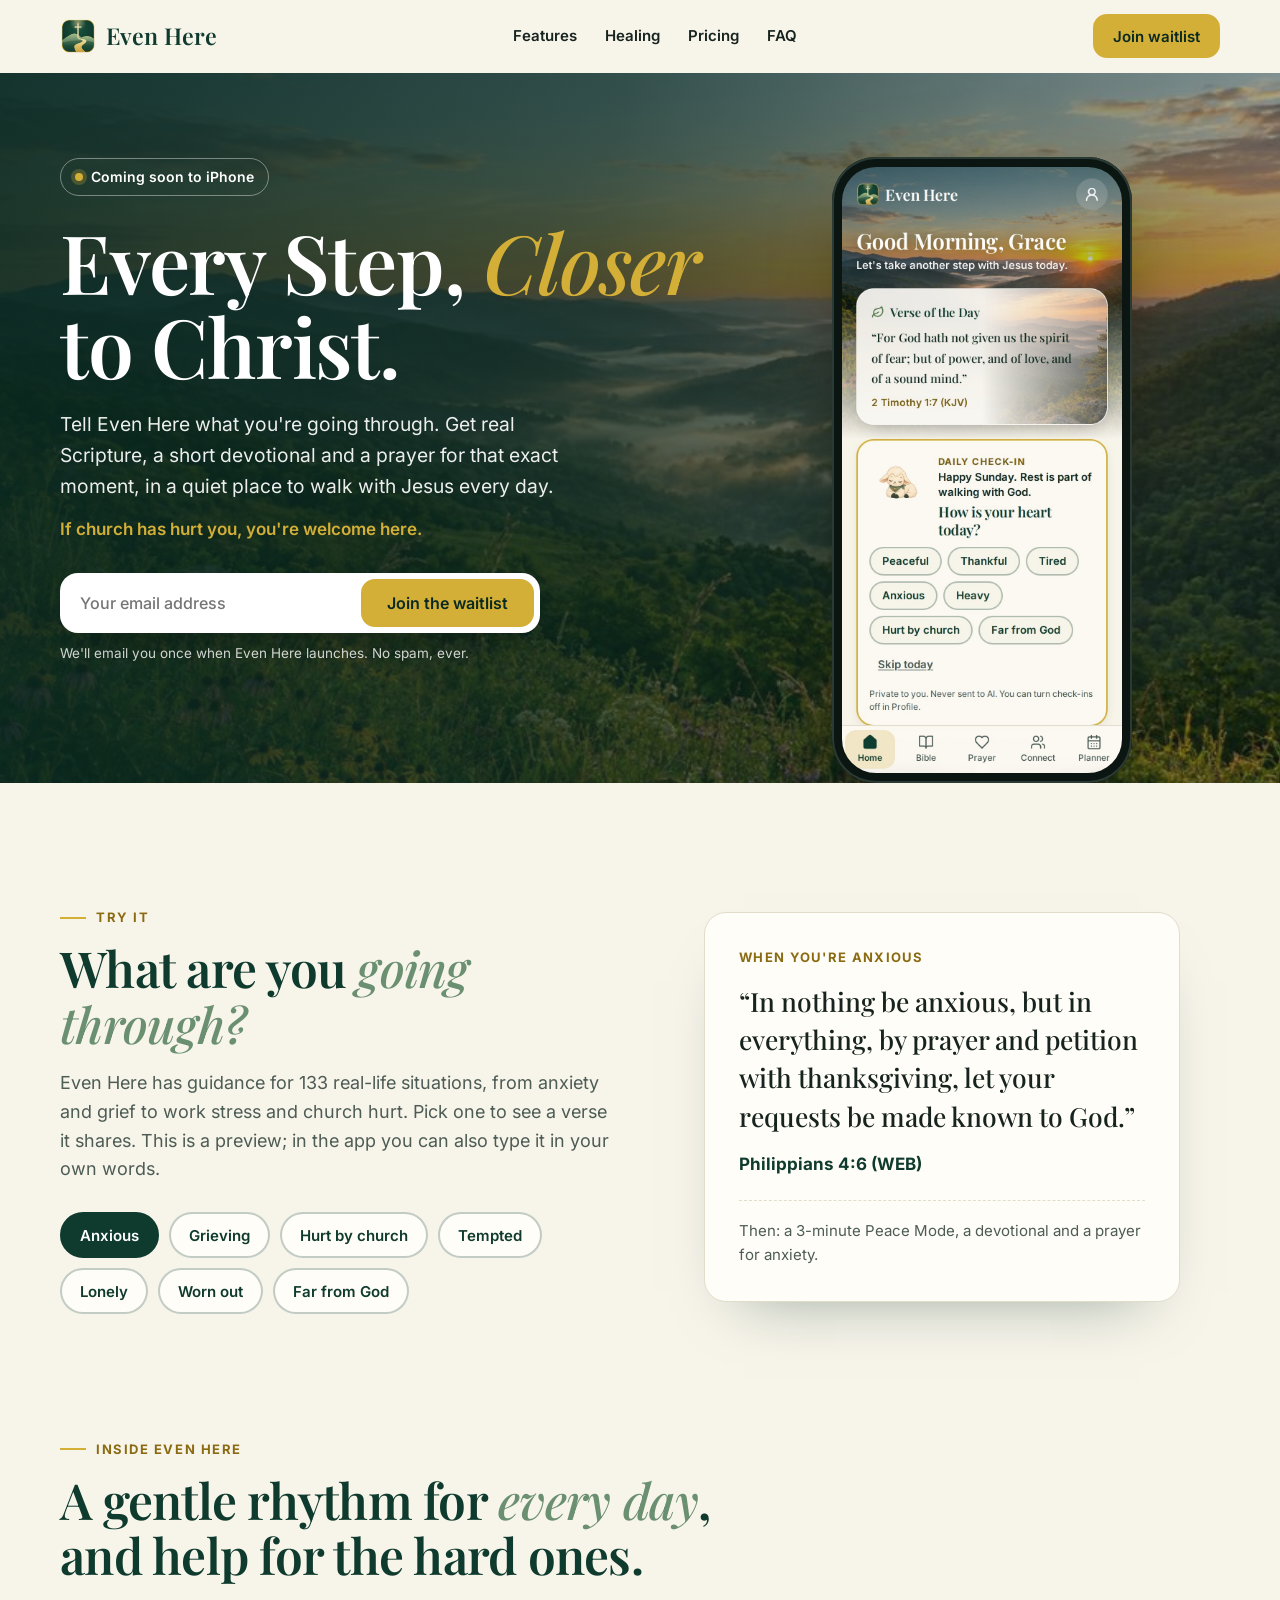
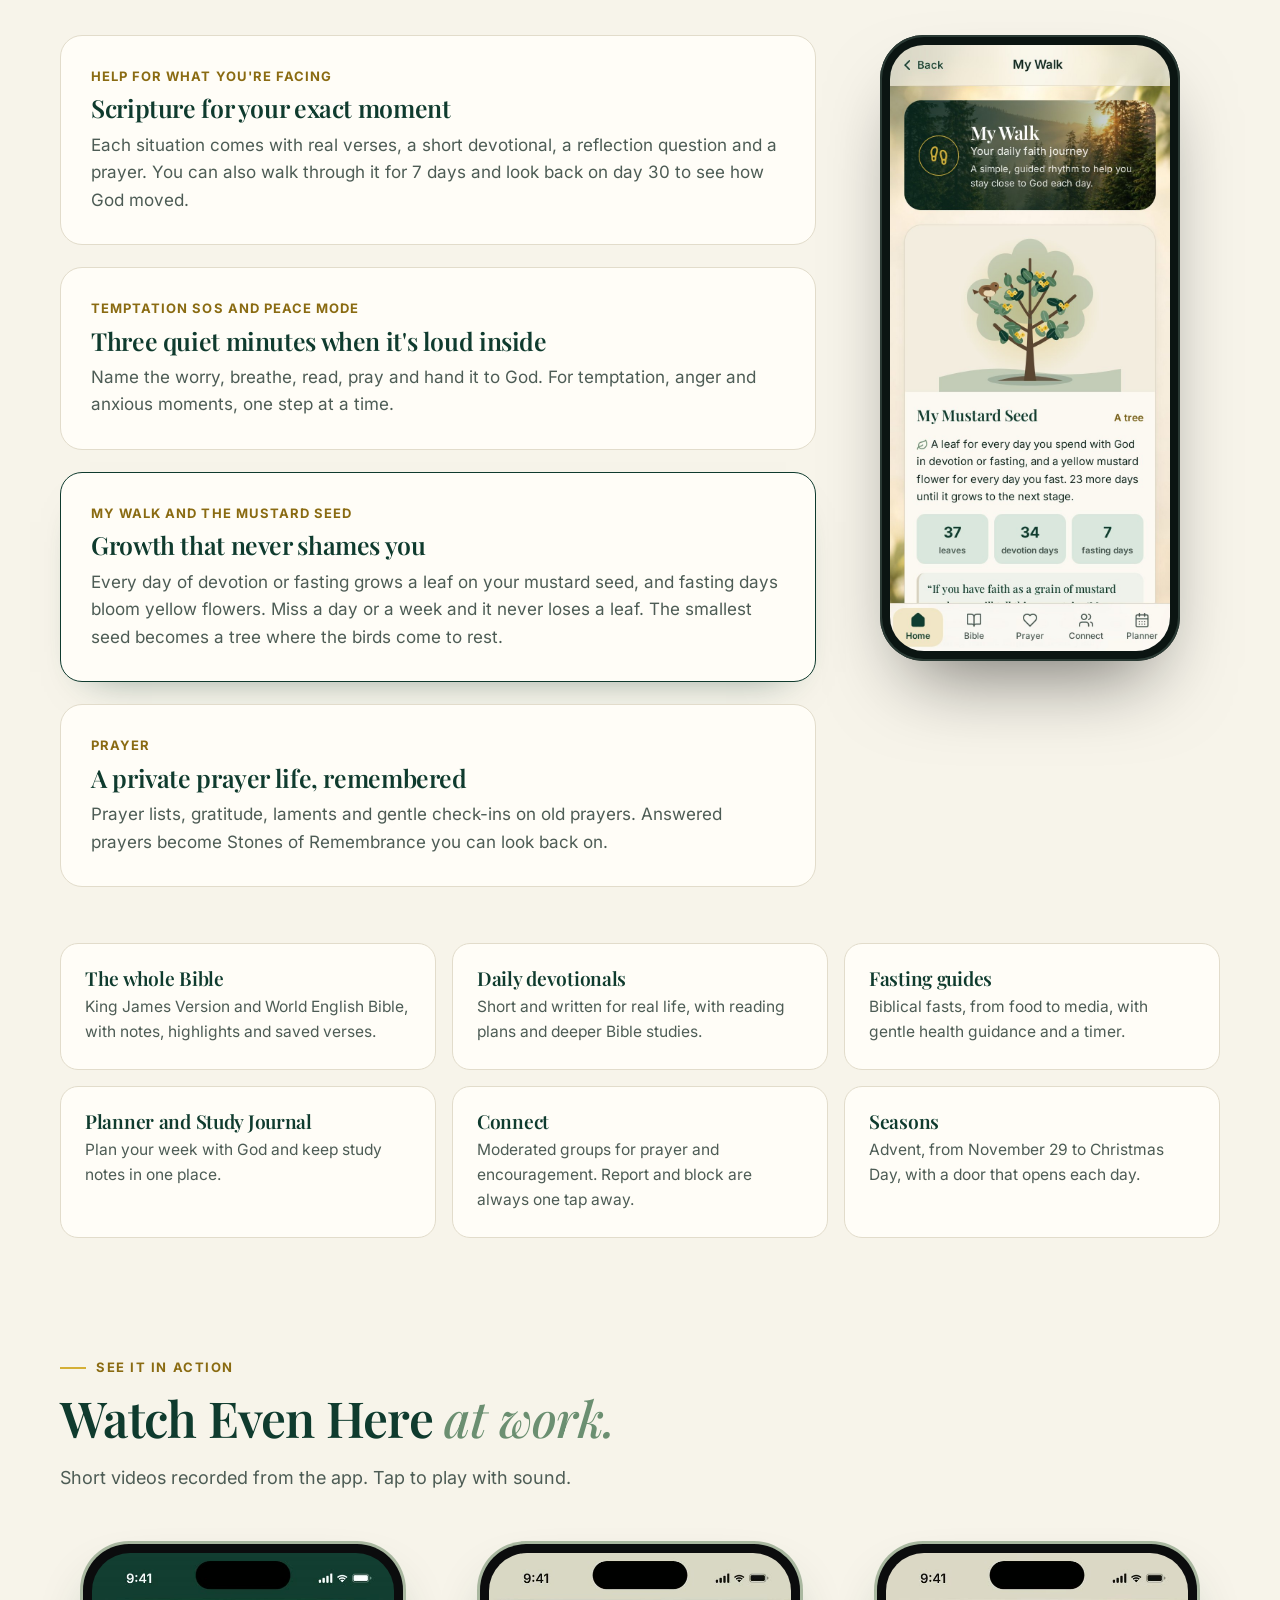
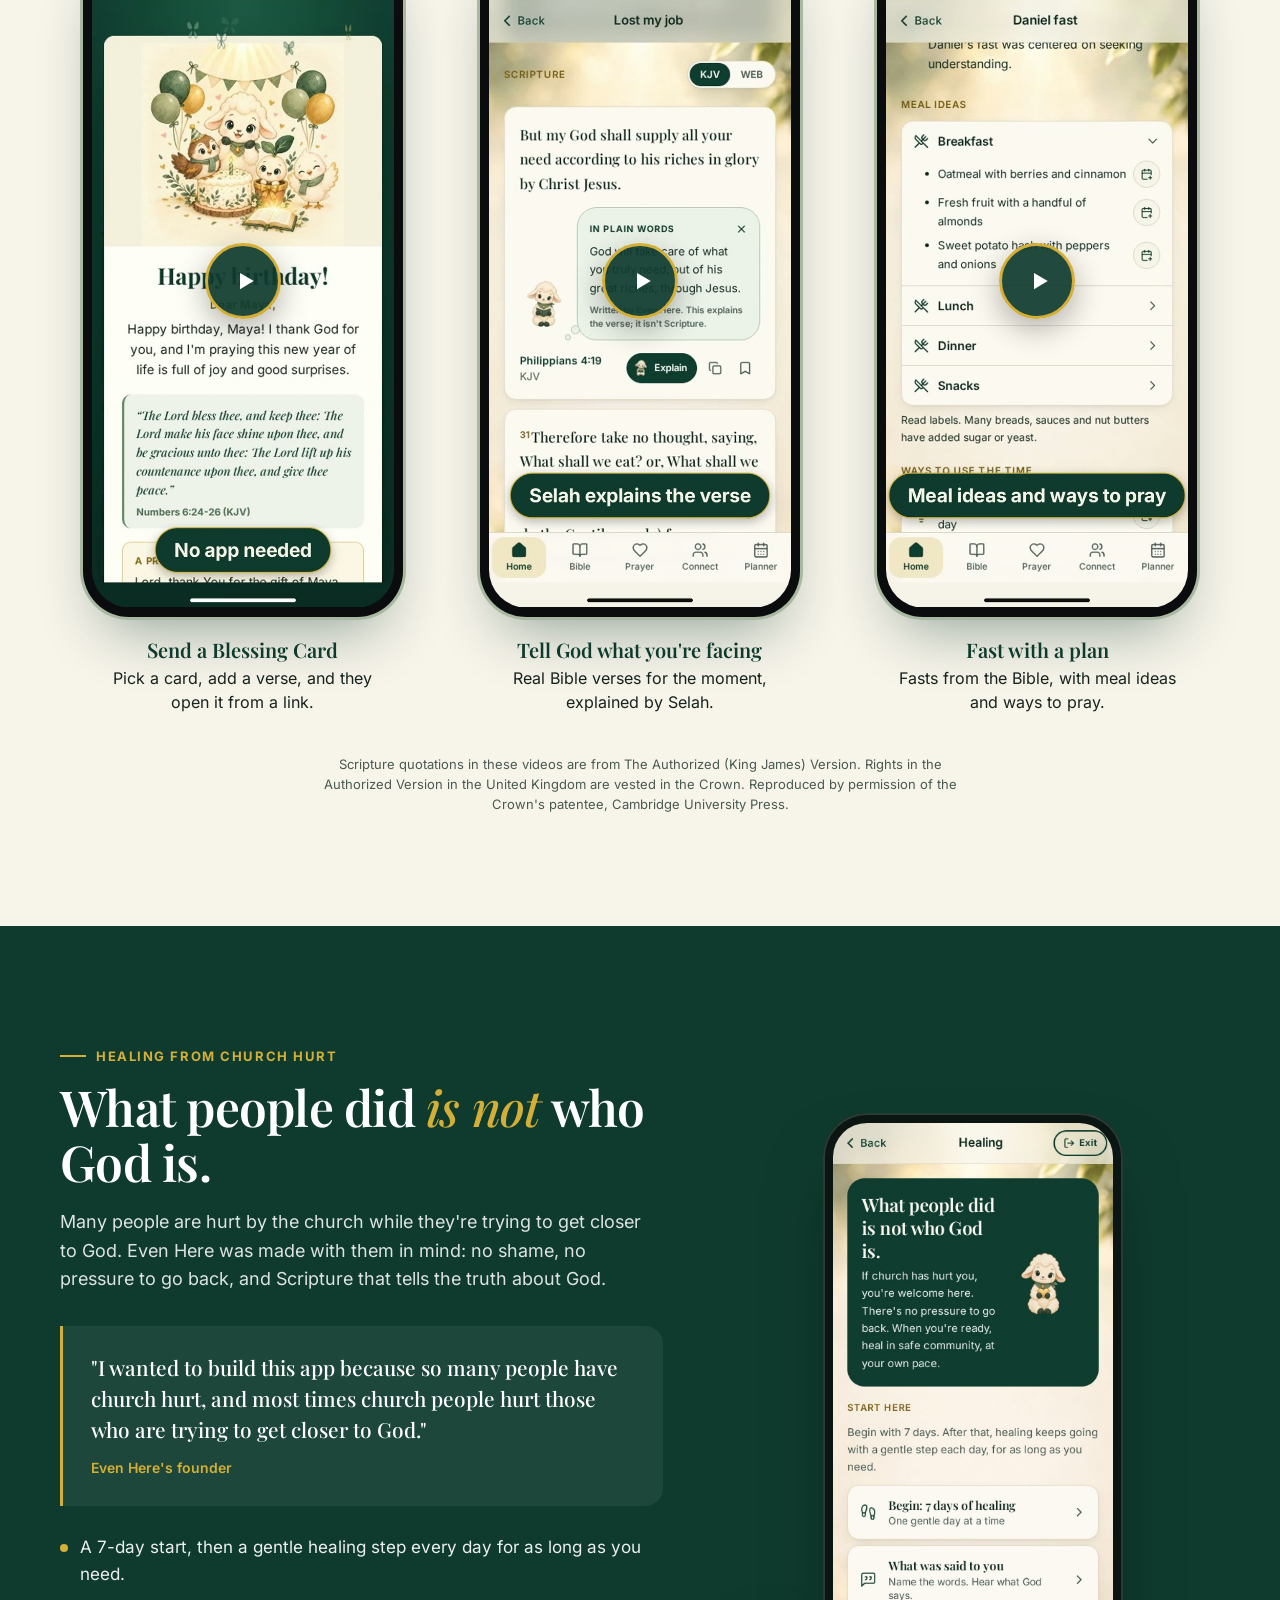
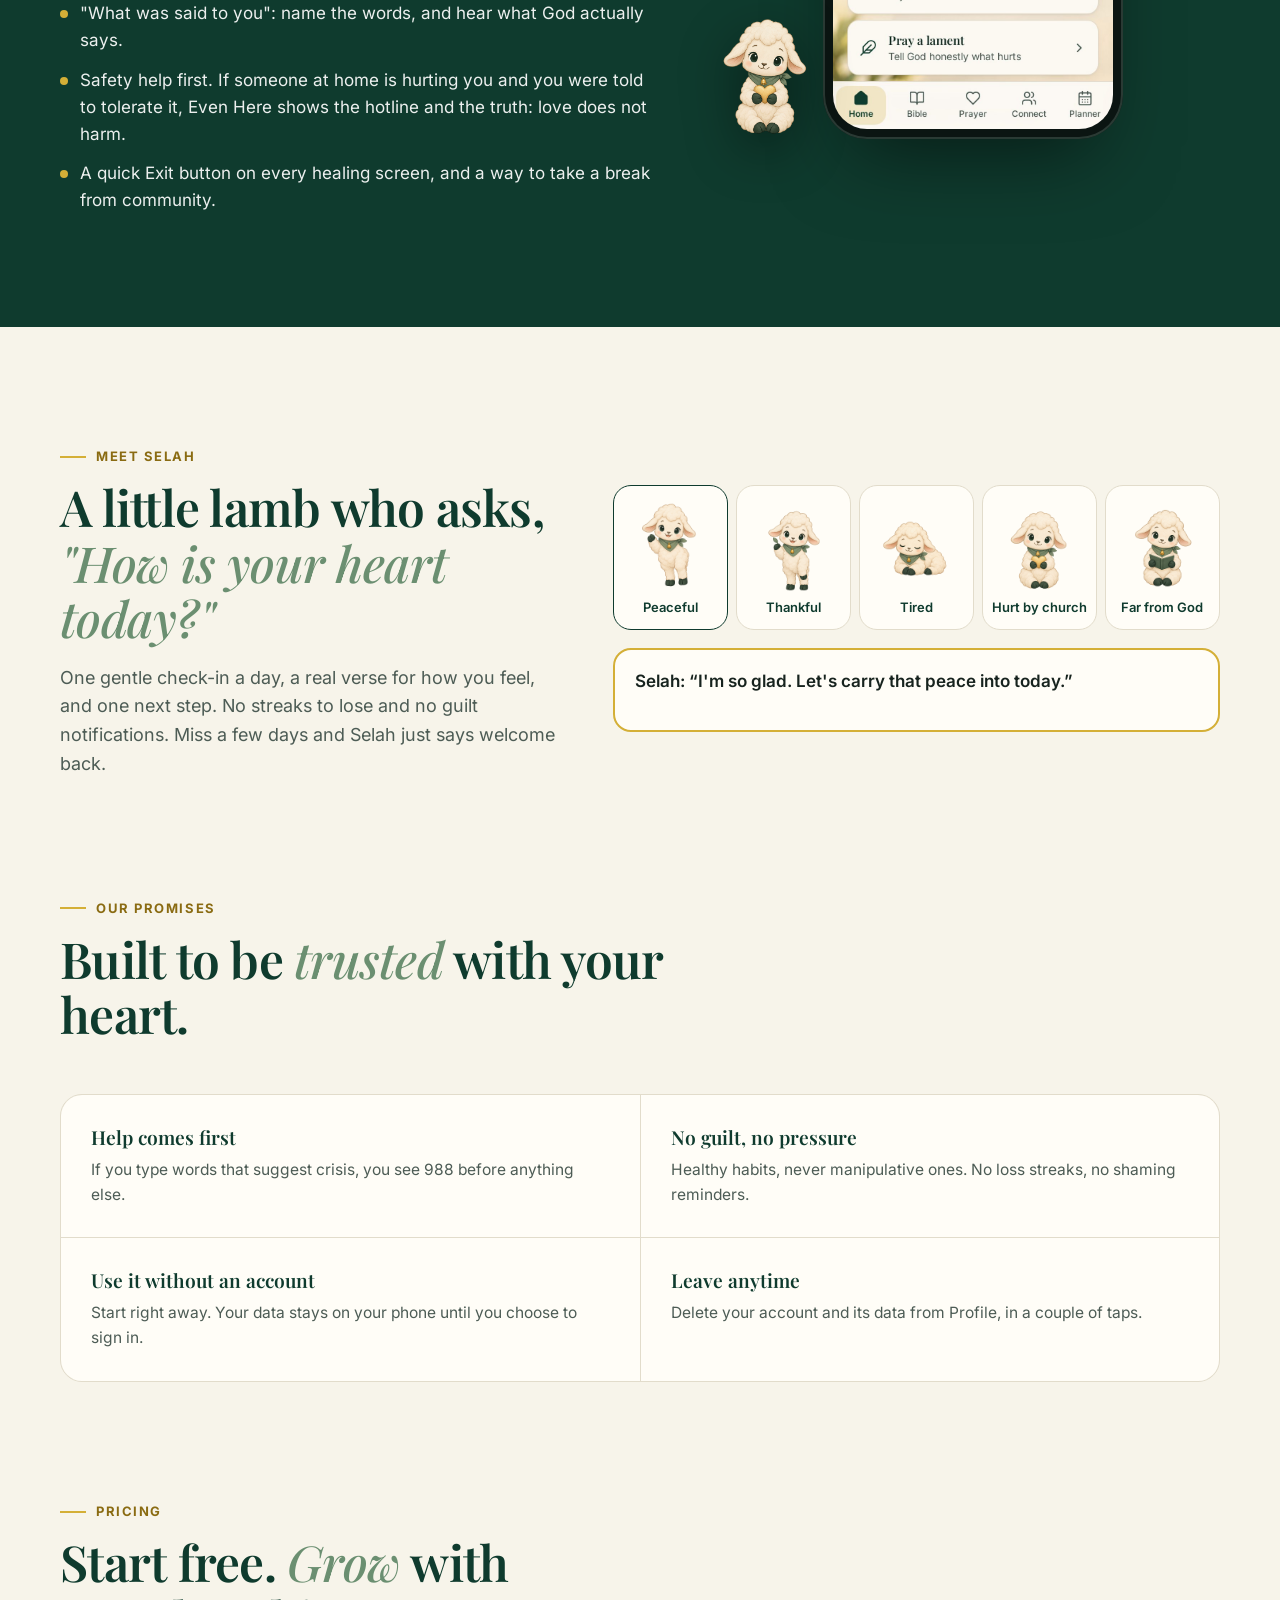
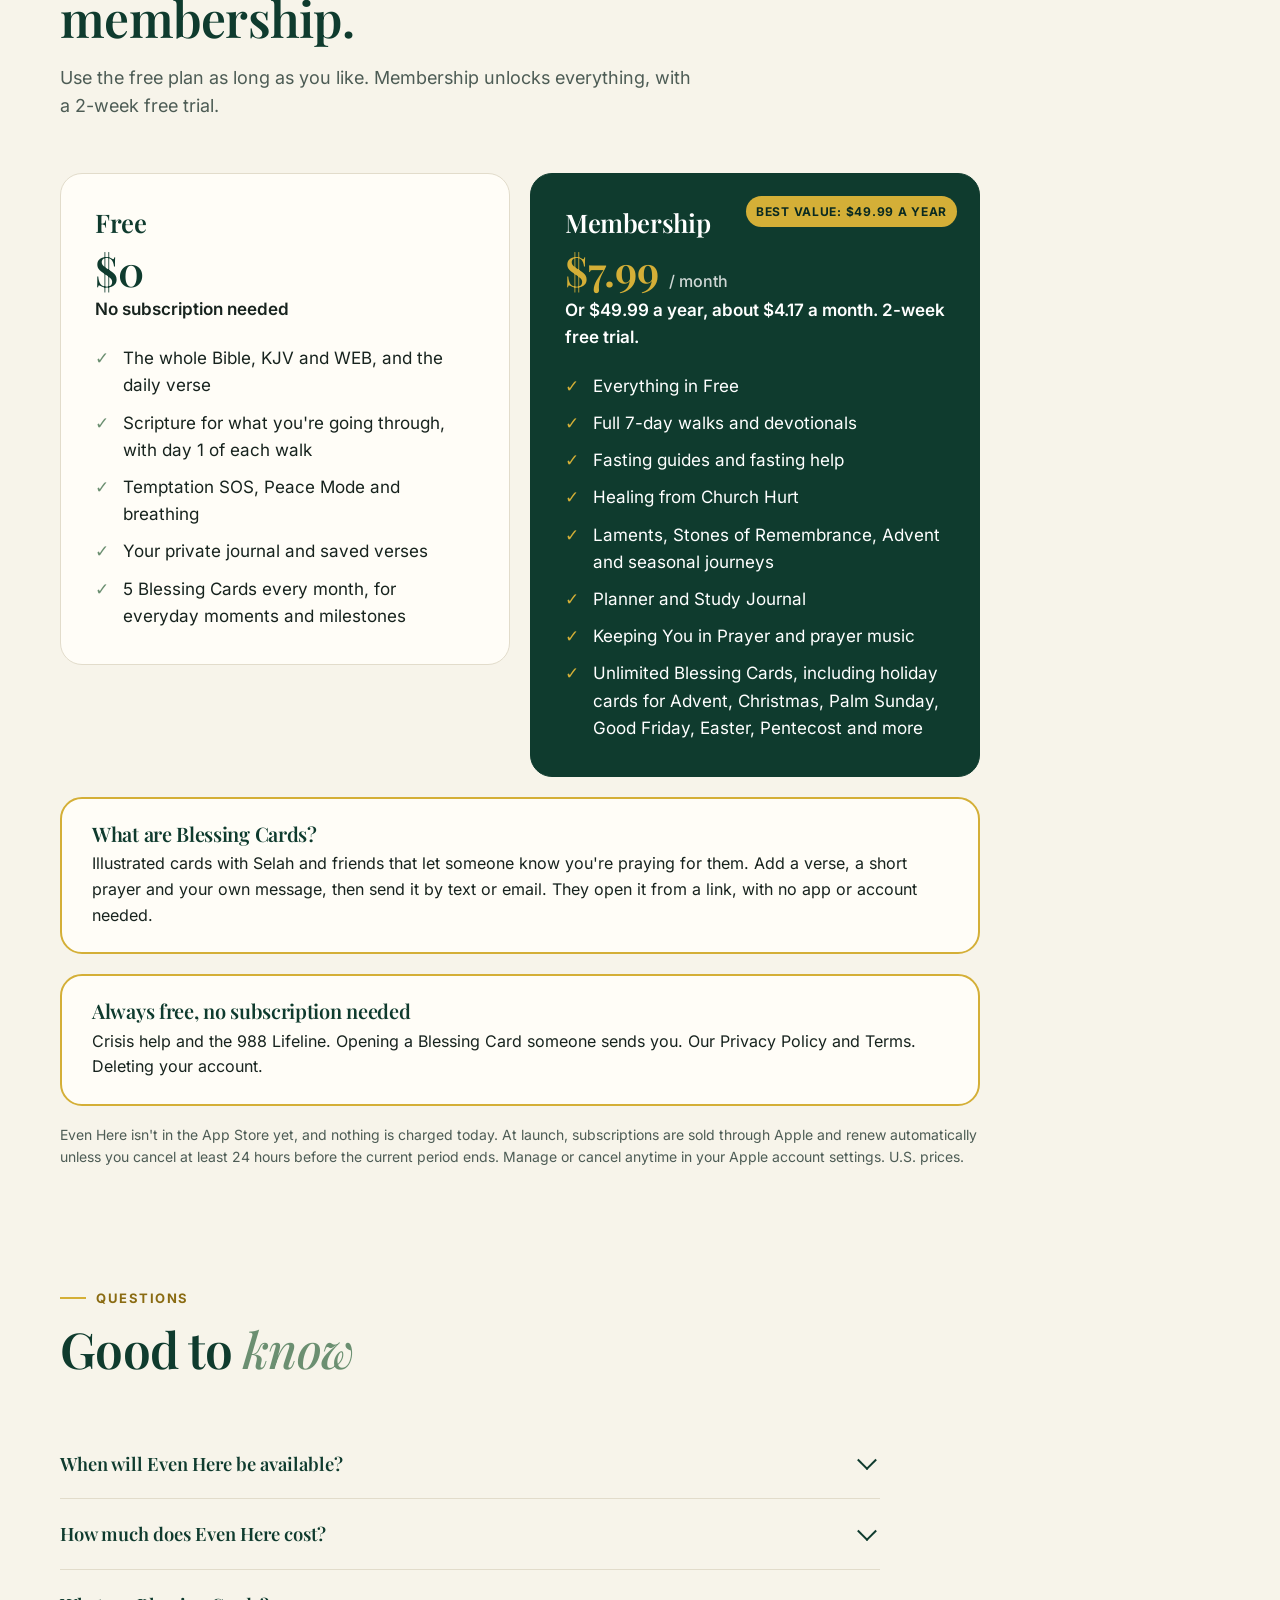
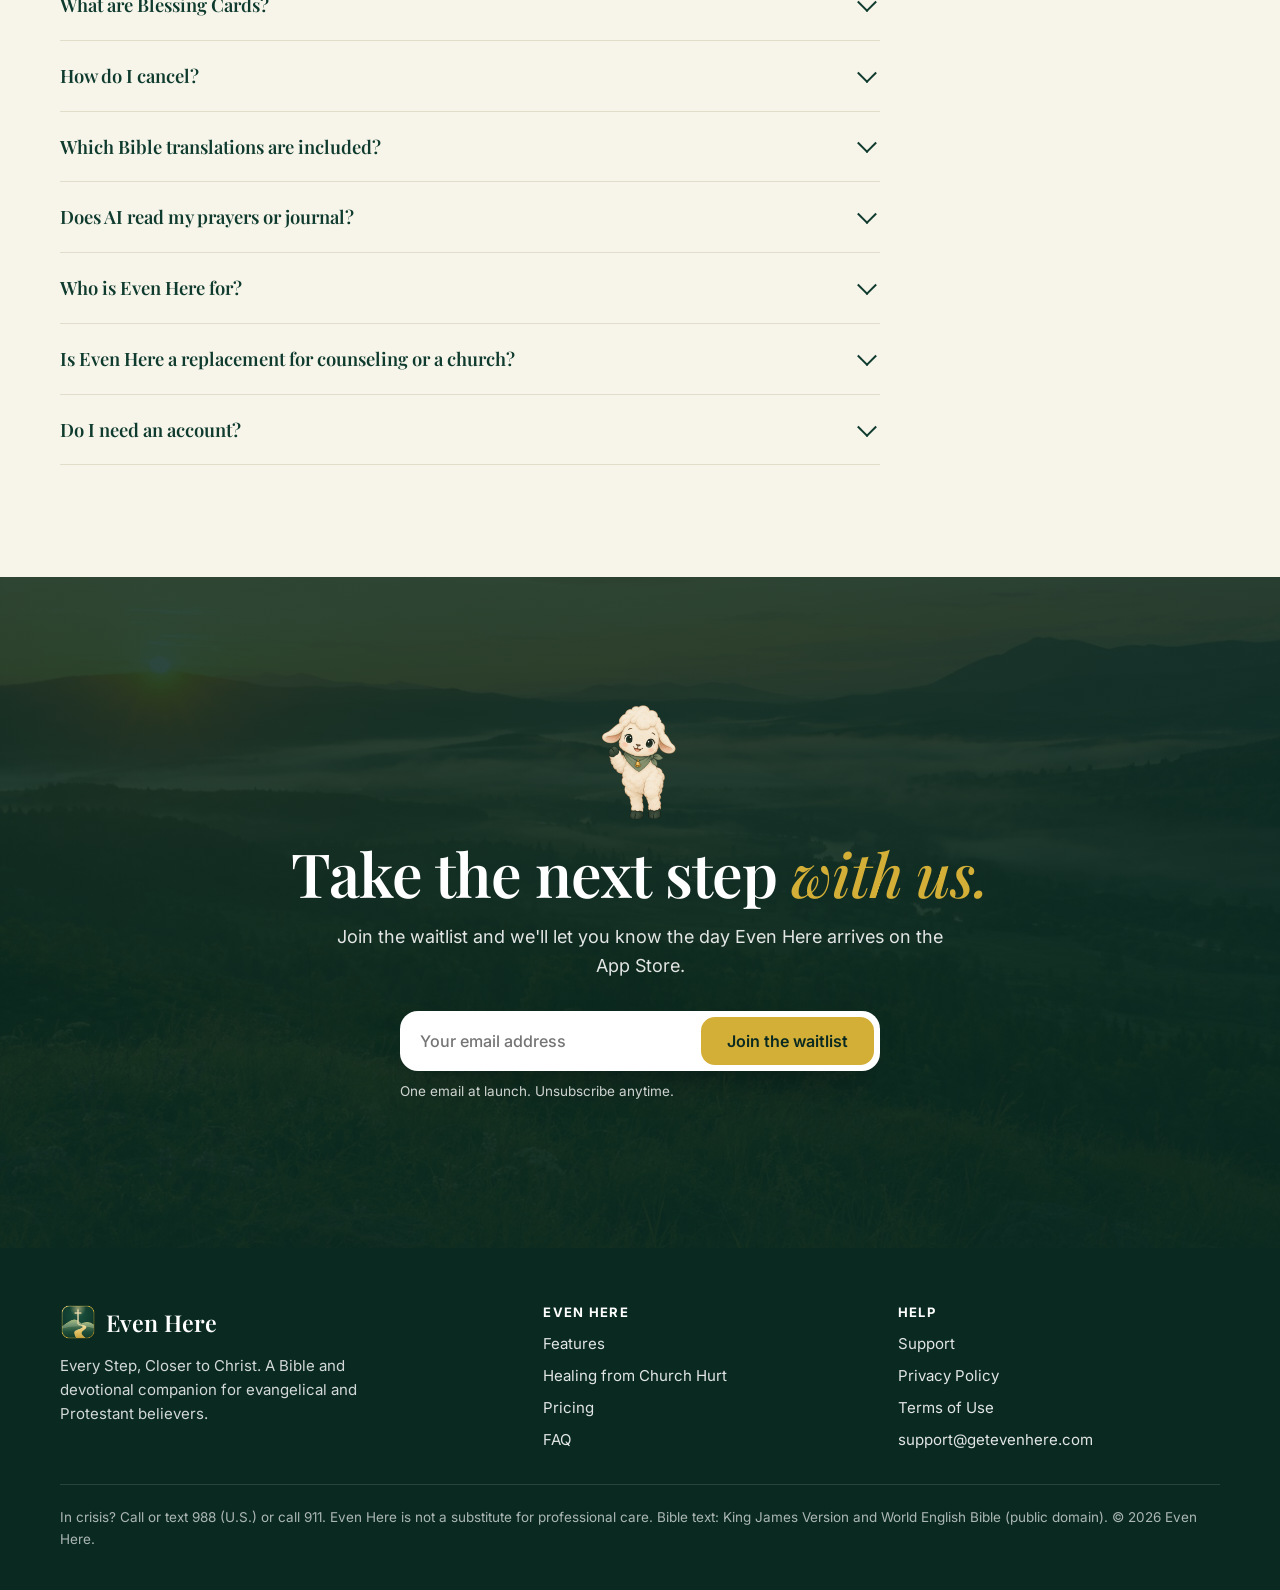
<file: index.html>
<!doctype html>
<html lang="en" class="no-js"><head>
<meta charset="utf-8" /><meta name="viewport" content="width=device-width, initial-scale=1" />
<title>Even Here | Every Step, Closer to Christ</title><meta name="description" content="A Bible and devotional app for what you&#x27;re going through: real Scripture, devotionals, prayer, fasting guides and healing from church hurt. Coming soon to iPhone." />
<meta name="theme-color" content="#0F3B2E" />
<meta property="og:title" content="Even Here | Every Step, Closer to Christ" /><meta property="og:description" content="A Bible and devotional app for what you&#x27;re going through: real Scripture, devotionals, prayer, fasting guides and healing from church hurt. Coming soon to iPhone." /><meta property="og:image" content="assets/logo-lockup.png" />
<link rel="icon" href="assets/favicon.png" /><link rel="apple-touch-icon" href="assets/apple-touch-icon.png" />
<link rel="stylesheet" href="/card/card-fonts.css" />
<link rel="stylesheet" href="styles.css" />
</head><body id="top">
<a class="skip" href="#main">Skip to content</a>
<header class="nav"><div class="wrap">
  <a class="brand" href="#top" aria-label="Even Here home"><img src="assets/logo.png" alt="" width="36" height="36" />Even Here</a>
  <nav aria-label="Main"><ul><li><a href="#features">Features</a></li><li><a href="#healing">Healing</a></li><li><a href="#pricing">Pricing</a></li><li><a href="#faq">FAQ</a></li></ul></nav>
  <a class="btn gold" href="#wl-hero">Join waitlist</a>
</div></header>
<main id="main">
  <section class="hero">
    <div class="bg" aria-hidden="true" data-parallax></div>
    <div class="wrap">
      <div class="copy">
        <span class="badge-soon"><i></i> Coming soon to iPhone</span>
        <h1>Every Step, <em>Closer</em> to Christ.</h1>
        <p class="sub">Tell Even Here what you're going through. Get real Scripture, a short devotional and a prayer for that exact moment, in a quiet place to walk with Jesus every day.</p>
        <p class="welcome">If church has hurt you, you're welcome here.</p>
        <form class="waitlist" data-waitlist="hero" novalidate>
          <label for="wl-hero" class="sr">Email address</label>
          <div class="row">
            <input id="wl-hero" type="email" name="email" autocomplete="email" placeholder="Your email address" required maxlength="254" />
            <button class="btn gold" type="submit">Join the waitlist</button>
          </div>
          <p class="note">We'll email you once when Even Here launches. No spam, ever.</p>
          <p class="msg" role="status" aria-live="polite"></p>
        </form>
      </div>
      <div class="phone"><img src="assets/shots/home.jpg" alt="Even Here Home screen with the Verse of the Day and a daily check-in from Selah the lamb" width="390" height="844" fetchpriority="high" /></div>
    </div>
  </section>

  <section class="block" id="try">
    <div class="wrap try">
      <div class="reveal">
        <span class="kicker">Try it</span>
        <h2>What are you <em>going through?</em></h2>
        <p class="lede" style="margin-top:18px">Even Here has guidance for 133 real-life situations, from anxiety and grief to work stress and church hurt. Pick one to see a verse it shares. This is a preview; in the app you can also type it in your own words.</p>
        <div class="chips" role="group" aria-label="Choose a situation"></div>
      </div>
      <figure class="verse reveal" aria-live="polite">
        <div class="for"></div>
        <blockquote></blockquote>
        <cite></cite>
        <p class="then"></p>
      </figure>
    </div>
  </section>

  <section class="block" id="features" style="padding-top:0">
    <div class="wrap">
      <div class="head reveal">
        <span class="kicker">Inside Even Here</span>
        <h2>A gentle rhythm for <em>every day</em>, and help for the hard ones.</h2>
      </div>
      <div class="tour">
        <div class="steps">
          <article class="step" data-shot="assets/shots/situation.jpg">
            <div class="tag">Help for what you're facing</div>
            <h3>Scripture for your exact moment</h3>
            <p>Each situation comes with real verses, a short devotional, a reflection question and a prayer. You can also walk through it for 7 days and look back on day 30 to see how God moved.</p>
            <div class="phone sm mobile-shot"><img src="assets/shots/situation.jpg" alt="Anxiety and constant worry situation page" loading="lazy" width="390" height="844" /></div>
          </article>
          <article class="step" data-shot="assets/shots/peace.jpg">
            <div class="tag">Temptation SOS and Peace Mode</div>
            <h3>Three quiet minutes when it's loud inside</h3>
            <p>Name the worry, breathe, read, pray and hand it to God. For temptation, anger and anxious moments, one step at a time.</p>
            <div class="phone sm mobile-shot"><img src="assets/shots/peace.jpg" alt="Peace Mode, step 1: name what's weighing on you" loading="lazy" width="390" height="844" /></div>
          </article>
          <article class="step" data-shot="assets/shots/walk.jpg">
            <div class="tag">My Walk and the mustard seed</div>
            <h3>Growth that never shames you</h3>
            <p>Every day of devotion or fasting grows a leaf on your mustard seed, and fasting days bloom yellow flowers. Miss a day or a week and it never loses a leaf. The smallest seed becomes a tree where the birds come to rest.</p>
            <div class="phone sm mobile-shot"><img src="assets/shots/walk.jpg" alt="My Walk with a mustard seed grown into a tree, with yellow flowers and a bird resting in its branches" loading="lazy" width="390" height="844" /></div>
          </article>
          <article class="step" data-shot="assets/shots/prayer.jpg">
            <div class="tag">Prayer</div>
            <h3>A private prayer life, remembered</h3>
            <p>Prayer lists, gratitude, laments and gentle check-ins on old prayers. Answered prayers become Stones of Remembrance you can look back on.</p>
            <div class="phone sm mobile-shot"><img src="assets/shots/prayer.jpg" alt="Prayer tab with prayer lists, laments and Stones of Remembrance" loading="lazy" width="390" height="844" /></div>
          </article>
        </div>
        <div class="stick" aria-hidden="true"><div class="phone"><img id="tour-shot" src="assets/shots/situation.jpg" alt="" width="390" height="844" /></div></div>
      </div>

      <div class="grid">
        <div class="card reveal"><h3>The whole Bible</h3><p>King James Version and World English Bible, with notes, highlights and saved verses.</p></div>
        <div class="card reveal"><h3>Daily devotionals</h3><p>Short and written for real life, with reading plans and deeper Bible studies.</p></div>
        <div class="card reveal"><h3>Fasting guides</h3><p>Biblical fasts, from food to media, with gentle health guidance and a timer.</p></div>
        <div class="card reveal"><h3>Planner and Study Journal</h3><p>Plan your week with God and keep study notes in one place.</p></div>
        <div class="card reveal"><h3>Connect</h3><p>Moderated groups for prayer and encouragement. Report and block are always one tap away.</p></div>
        <div class="card reveal"><h3>Seasons</h3><p>Advent, from November 29 to Christmas Day, with a door that opens each day.</p></div>
      </div>
    </div>
  </section>

  <section class="block" id="videos" style="padding-top:0">
    <div class="wrap">
      <div class="head reveal">
        <span class="kicker">See it in action</span>
        <h2>Watch Even Here <em>at work.</em></h2>
        <p class="lede" style="margin-top:18px">Short videos recorded from the app. Tap to play with sound.</p>
      </div>
      <div class="vids">
        <figure class="vid reveal">
          <div class="vframe"><video src="assets/video/blessing-card.mp4" poster="assets/video/blessing-card.jpg" playsinline preload="none" width="590" height="1278" aria-label="Video: sending a Blessing Card and opening it, with butterflies"></video><button class="vplay" type="button" aria-label="Play video"><svg viewBox="0 0 24 24" width="30" height="30" aria-hidden="true"><path d="M8 5.5v13l11-6.5z" fill="currentColor"/></svg></button></div>
          <figcaption><strong>Send a Blessing Card</strong>Pick a card, add a verse, and they open it from a link.</figcaption>
        </figure>
        <figure class="vid reveal">
          <div class="vframe"><video src="assets/video/find-verses.mp4" poster="assets/video/find-verses.jpg" playsinline preload="none" width="590" height="1278" aria-label="Video: typing what you're facing, finding Bible verses, and Selah explaining a verse"></video><button class="vplay" type="button" aria-label="Play video"><svg viewBox="0 0 24 24" width="30" height="30" aria-hidden="true"><path d="M8 5.5v13l11-6.5z" fill="currentColor"/></svg></button></div>
          <figcaption><strong>Tell God what you're facing</strong>Real Bible verses for the moment, explained by Selah.</figcaption>
        </figure>
        <figure class="vid reveal">
          <div class="vframe"><video src="assets/video/fasting.mp4" poster="assets/video/fasting.jpg" playsinline preload="none" width="590" height="1278" aria-label="Video: choosing the Daniel fast, meal ideas, and starting a fast"></video><button class="vplay" type="button" aria-label="Play video"><svg viewBox="0 0 24 24" width="30" height="30" aria-hidden="true"><path d="M8 5.5v13l11-6.5z" fill="currentColor"/></svg></button></div>
          <figcaption><strong>Fast with a plan</strong>Fasts from the Bible, with meal ideas and ways to pray.</figcaption>
        </figure>
      </div>
      <p class="vcredit">Scripture quotations in these videos are from The Authorized (King James) Version. Rights in the Authorized Version in the United Kingdom are vested in the Crown. Reproduced by permission of the Crown's patentee, Cambridge University Press.</p>
    </div>
  </section>

  <section class="block dark healing" id="healing">
    <div class="wrap">
      <div class="reveal">
        <span class="kicker">Healing from Church Hurt</span>
        <h2>What people did <em>is not</em> who God is.</h2>
        <p class="lede" style="margin-top:18px">Many people are hurt by the church while they're trying to get closer to God. Even Here was made with them in mind: no shame, no pressure to go back, and Scripture that tells the truth about God.</p>
        <div class="quote">
          <p>"I wanted to build this app because so many people have church hurt, and most times church people hurt those who are trying to get closer to God."</p>
          <span>Even Here's founder</span>
        </div>
        <ul>
          <li>A 7-day start, then a gentle healing step every day for as long as you need.</li>
          <li>"What was said to you": name the words, and hear what God actually says.</li>
          <li>Safety help first. If someone at home is hurting you and you were told to tolerate it, Even Here shows the hotline and the truth: love does not harm.</li>
          <li>A quick Exit button on every healing screen, and a way to take a break from community.</li>
        </ul>
      </div>
      <div class="art reveal">
        <div class="phone"><img src="assets/shots/healing.jpg" alt="Healing from Church Hurt screen" loading="lazy" width="390" height="844" /></div>
        <img class="lamb" src="assets/lamb-comfort.png" alt="" width="512" height="512" />
      </div>
    </div>
  </section>

  <section class="block" id="selah">
    <div class="wrap selah">
      <div class="reveal">
        <span class="kicker">Meet Selah</span>
        <h2>A little lamb who asks, <em>"How is your heart today?"</em></h2>
        <p class="lede" style="margin-top:18px">One gentle check-in a day, a real verse for how you feel, and one next step. No streaks to lose and no guilt notifications. Miss a few days and Selah just says welcome back.</p>
      </div>
      <div class="reveal">
        <div class="poses" role="group" aria-label="Selah's check-ins"></div>
        <p class="say" aria-live="polite"></p>
      </div>
    </div>
  </section>

  <section class="block" id="promises" style="padding-top:0">
    <div class="wrap">
      <div class="head reveal">
        <span class="kicker">Our promises</span>
        <h2>Built to be <em>trusted</em> with your heart.</h2>
      </div>
      <div class="promises reveal">
        <div class="promise"><b>Help comes first</b><p>If you type words that suggest crisis, you see 988 before anything else.</p></div>
        <div class="promise"><b>No guilt, no pressure</b><p>Healthy habits, never manipulative ones. No loss streaks, no shaming reminders.</p></div>
        <div class="promise"><b>Use it without an account</b><p>Start right away. Your data stays on your phone until you choose to sign in.</p></div>
        <div class="promise"><b>Leave anytime</b><p>Delete your account and its data from Profile, in a couple of taps.</p></div>
      </div>
    </div>
  </section>

  <section class="block" id="pricing" style="padding-top:0">
    <div class="wrap">
      <div class="head reveal">
        <span class="kicker">Pricing</span>
        <h2>Start free. <em>Grow</em> with membership.</h2>
        <p class="lede">Use the free plan as long as you like. Membership unlocks everything, with a 2-week free trial.</p>
      </div>
      <div class="plans">
        <div class="plan reveal">
          <h3>Free</h3>
          <div class="price">$0</div>
          <p style="margin-top:6px;font-weight:600">No subscription needed</p>
          <ul>
            <li>The whole Bible, KJV and WEB, and the daily verse</li>
            <li>Scripture for what you're going through, with day 1 of each walk</li>
            <li>Temptation SOS, Peace Mode and breathing</li>
            <li>Your private journal and saved verses</li>
            <li>5 Blessing Cards every month, for everyday moments and milestones</li>
          </ul>
        </div>
        <div class="plan plus reveal">
          <span class="soon">Best value: $49.99 a year</span>
          <h3>Membership</h3>
          <div class="price">$7.99 <small>/ month</small></div>
          <p style="margin-top:6px;font-weight:600">Or $49.99 a year, about $4.17 a month. 2-week free trial.</p>
          <ul>
            <li>Everything in Free</li>
            <li>Full 7-day walks and devotionals</li>
            <li>Fasting guides and fasting help</li>
            <li>Healing from Church Hurt</li>
            <li>Laments, Stones of Remembrance, Advent and seasonal journeys</li>
            <li>Planner and Study Journal</li>
            <li>Keeping You in Prayer and prayer music</li>
            <li>Unlimited Blessing Cards, including holiday cards for Advent, Christmas, Palm Sunday, Good Friday, Easter, Pentecost and more</li>
          </ul>
        </div>
      </div>
      <div class="always reveal">
        <h3>What are Blessing Cards?</h3>
        <p>Illustrated cards with Selah and friends that let someone know you're praying for them. Add a verse, a short prayer and your own message, then send it by text or email. They open it from a link, with no app or account needed.</p>
      </div>
      <div class="always reveal">
        <h3>Always free, no subscription needed</h3>
        <p>Crisis help and the 988 Lifeline. Opening a Blessing Card someone sends you. Our Privacy Policy and Terms. Deleting your account.</p>
      </div>
      <p class="fine center reveal">Even Here isn't in the App Store yet, and nothing is charged today. At launch, subscriptions are sold through Apple and renew automatically unless you cancel at least 24 hours before the current period ends. Manage or cancel anytime in your Apple account settings. U.S. prices.</p>
    </div>
  </section>

  <section class="block" id="faq" style="padding-top:0">
    <div class="wrap">
      <div class="head reveal"><span class="kicker">Questions</span><h2>Good to <em>know</em></h2></div>
      <div class="faq"><details><summary>When will Even Here be available?</summary><div class="a"><p>Even Here is in private testing now and coming to iPhone. Join the waitlist and we&#x27;ll email you once on launch day.</p></div></details><details><summary>How much does Even Here cost?</summary><div class="a"><p>Even Here has a free plan, and membership is $7.99 a month or $49.99 a year with a 2-week free trial. Free includes the Bible, Scripture for what you&#x27;re going through, Temptation SOS, Peace Mode, a private journal and 5 Blessing Cards every month. Membership unlocks everything else, and there&#x27;s no weekly plan.</p><p>Some things are always free: crisis help, opening a Blessing Card someone sends you, our Privacy Policy and Terms, and deleting your account.</p></div></details><details><summary>What are Blessing Cards?</summary><div class="a"><p>Blessing Cards are illustrated cards that let someone know you&#x27;re praying for them, with a verse, a short prayer and your own message. The person opens it from a link, with no app or account needed.</p></div></details><details><summary>How do I cancel?</summary><div class="a"><p>Subscriptions are handled by Apple. Cancel anytime in your iPhone&#x27;s Settings under your Apple Account, then Subscriptions. Cancel at least 24 hours before your trial or billing period ends to avoid the next charge. Even Here isn&#x27;t in the App Store yet, so nothing is charged today.</p></div></details><details><summary>Which Bible translations are included?</summary><div class="a"><p>The King James Version and the World English Bible, both in the public domain. Every verse is the real text, never written or changed by AI.</p></div></details><details><summary>Does AI read my prayers or journal?</summary><div class="a"><p>No. Prayers, journal entries, notes, check-ins and healing reflections are never sent to AI. In the iPhone app, the words you type into &quot;What are you facing?&quot; are matched on your phone too, so nothing you type is sent to AI.</p></div></details><details><summary>Who is Even Here for?</summary><div class="a"><p>Evangelical and Protestant Christians, new believers, and anyone walking back toward God, including people who have been hurt by church.</p></div></details><details><summary>Is Even Here a replacement for counseling or a church?</summary><div class="a"><p>No. Even Here is a devotional companion. It isn&#x27;t therapy, medical advice or emergency help. If you&#x27;re in crisis, call or text 988 in the U.S., or call 911.</p></div></details><details><summary>Do I need an account?</summary><div class="a"><p>No. You can start right away and everything stays on your phone. Sign in if you want your saved verses and journal to sync, and delete your account anytime from Profile.</p></div></details></div>
    </div>
  </section>

  <section class="block closing">
    <div class="bg" aria-hidden="true"></div>
    <div class="wrap">
      <img class="lamb reveal" src="assets/lamb-hello.png" alt="Selah the lamb waving" width="512" height="512" />
      <h2 class="reveal">Take the next step <em>with us.</em></h2>
      <p class="lede reveal" style="margin:16px auto 0;text-align:center">Join the waitlist and we'll let you know the day Even Here arrives on the App Store.</p>
      <form class="waitlist" data-waitlist="closing" novalidate>
        <label for="wl-close" class="sr">Email address</label>
        <div class="row">
          <input id="wl-close" type="email" name="email" autocomplete="email" placeholder="Your email address" required maxlength="254" />
          <button class="btn gold" type="submit">Join the waitlist</button>
        </div>
        <p class="note">One email at launch. Unsubscribe anytime.</p>
        <p class="msg" role="status" aria-live="polite"></p>
      </form>
    </div>
  </section>
</main>

<footer><div class="wrap">
  <div><a class="brand" href="index.html"><img src="assets/logo.png" alt="" width="36" height="36" />Even Here</a>
  <p style="margin-top:14px;max-width:34ch">Every Step, Closer to Christ. A Bible and devotional companion for evangelical and Protestant believers.</p></div>
  <div><h4>Even Here</h4><ul><li><a href="index.html#features">Features</a></li><li><a href="index.html#healing">Healing from Church Hurt</a></li><li><a href="index.html#pricing">Pricing</a></li><li><a href="index.html#faq">FAQ</a></li></ul></div>
  <div><h4>Help</h4><ul><li><a href="support.html">Support</a></li><li><a href="privacy.html">Privacy Policy</a></li><li><a href="terms.html">Terms of Use</a></li><li><a href="mailto:support@getevenhere.com">support@getevenhere.com</a></li></ul></div>
  <p class="legal">In crisis? Call or text 988 (U.S.) or call 911. Even Here is not a substitute for professional care. Bible text: King James Version and World English Bible (public domain). © 2026 Even Here.</p>
</div></footer>
<script src="main.js" defer></script>
</body></html>
</file>
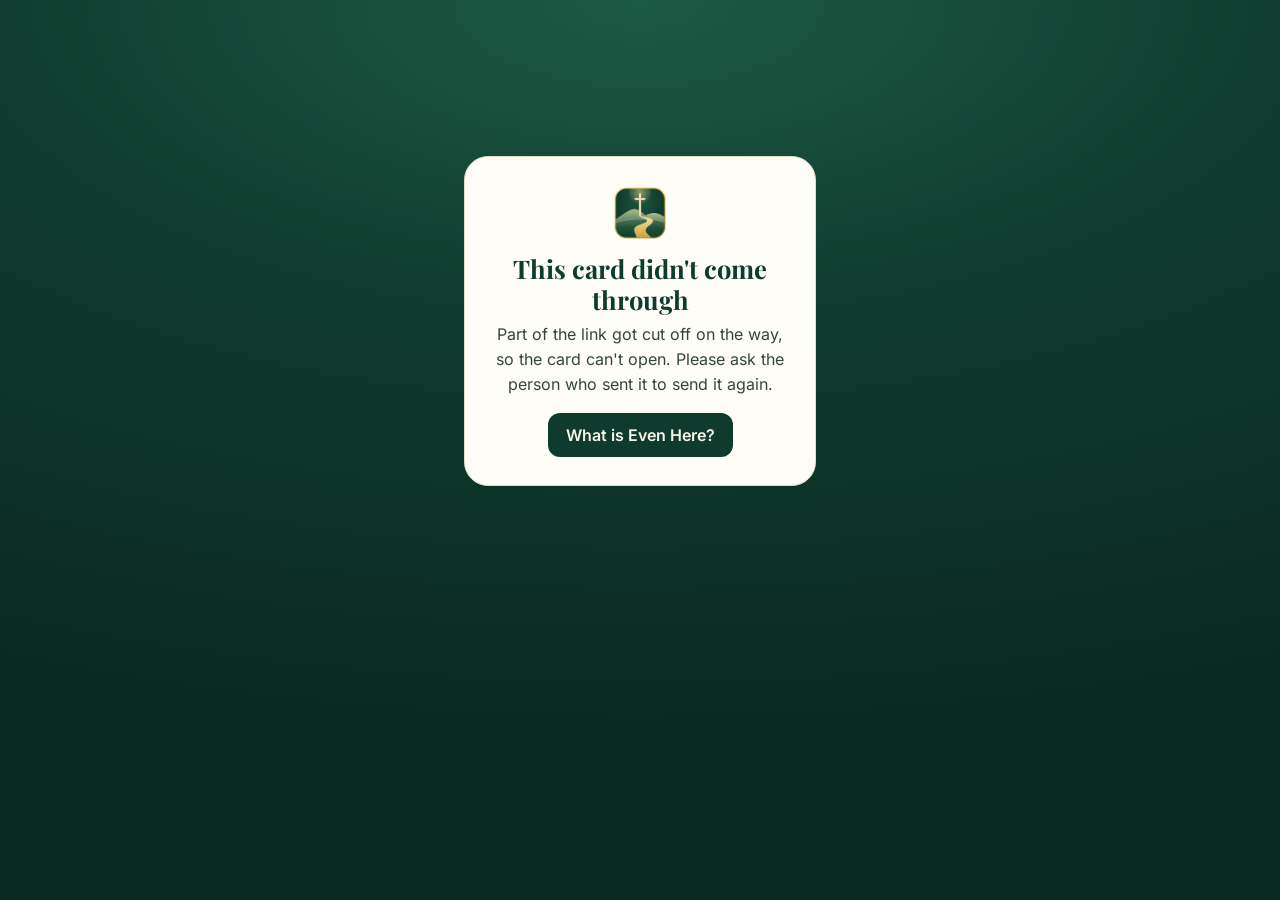
<file: card/index.html>
<!doctype html>
<html lang="en">
<head>
<meta charset="utf-8" />
<meta name="viewport" content="width=device-width, initial-scale=1, viewport-fit=cover" />
<title>You have a card | Even Here</title>
<meta name="description" content="Someone sent you a card with Even Here." />
<meta name="robots" content="noindex" />
<meta name="theme-color" content="#0F3B2E" />
<meta property="og:title" content="Someone sent you a card" />
<meta property="og:description" content="Tap to open it." />
<meta property="og:image" content="assets/cards/og-envelope.png" />
<link rel="icon" href="assets/favicon.png" />
<link rel="stylesheet" href="card-fonts.css" />
<link rel="stylesheet" href="card.css" />
</head>
<body>
<main class="stage" id="stage">
  <section class="broken" id="broken" hidden>
    <img src="assets/logo.png" alt="" width="56" height="56" />
    <h1>This card didn't come through</h1>
    <p>Part of the link got cut off on the way, so the card can't open. Please ask the person who sent it to send it again.</p>
    <a href="../">What is Even Here?</a>
  </section>
  <p class="from-line" id="fromLine">You have a card</p>

  <div class="envelope" id="envelope" aria-hidden="false">
    <div class="env-back"></div>
    <article class="card" id="card" aria-live="polite">
      <img class="art" id="art" alt="" width="1536" height="1152" />
      <div class="inside">
        <h1 id="title"></h1>
        <p class="to" id="to"></p>
        <p class="msg" id="msg"></p>
        <figure class="verse" id="verse" hidden>
          <blockquote id="vtext"></blockquote>
          <figcaption id="vref"></figcaption>
        </figure>
        <section class="prayer" id="prayer" hidden>
          <h2 id="prTitle">A prayer for you</h2>
          <p id="prText"></p>
          <p class="prayer-by" id="prBy"></p>
        </section>
        <p class="sig" id="sig"></p>
      </div>
    </article>
    <div class="env-front"><span class="env-to" id="envTo"></span></div>
    <div class="env-flap"></div>
    <button class="seal" id="open" type="button" aria-label="Open your card"><img src="assets/logo.png" alt="" width="40" height="40" /></button>
  </div>

  <button class="open-btn" id="openBtn" type="button">Open your card</button>

  <footer class="after" id="after">
    <section class="amen" id="amen" hidden aria-live="polite"></section>
    <section class="gift" id="gift" aria-label="Optional readings">
      <span class="gift-tag">Optional, if you'd like</span>
      <b></b>
      <p id="giftNote">Seven short Bible readings, one a day, here whenever you want them. No schedule, nothing to keep up with, and nothing is tracked.</p>
      <button type="button" class="gift-btn" id="giftStart">Take a look</button>
      <div class="reader" id="reader" hidden>
        <div class="reader-day" id="rDay"></div>
        <blockquote id="rText"></blockquote>
        <p class="reader-ref" id="rRef"></p>
        <p class="reader-thought" id="rThought"></p>
        <p class="reader-label">Thought written by Even Here. The verse is the Bible text.</p>
        <div class="reader-nav"><button type="button" id="rPrev">Previous</button><button type="button" id="rNext">Next day</button></div>
        <button type="button" class="reader-close" id="rClose">Close readings</button>
      </div>
    </section>
    <button type="button" class="keep-btn" id="keep">Save this card</button>
    <p>Sent with care using Even Here.</p>
    <a href="../">What is Even Here?</a>
    <p class="credit">Scripture quotations are from the World English Bible, which is in the public domain.</p>
  </footer>
</main>
<script src="card-gifts.js" defer></script>
<script>
// Short links (?c=CODE) keep texts tidy. The card is fetched with the public read-only key,
// which can only open a card by its exact code. Older links with everything after "#" still work.
window.FW_SB = { url: "https://pmjhctxeoudnytplumam.supabase.co", key: "eyJhbGciOiJIUzI1NiIsInR5cCI6IkpXVCJ9.eyJpc3MiOiJzdXBhYmFzZSIsInJlZiI6InBtamhjdHhlb3Vkbnl0cGx1bWFtIiwicm9sZSI6ImFub24iLCJpYXQiOjE3OTM0NjA4NDcsImV4cCI6MjEwOTAzNjg0N30.4C0kBhcfG7Mq6h-3CwZCPQQlOwBxUENsENnAdKdUWBk" };
(function () {
  var code = (new URLSearchParams(location.search).get("c") || "").replace(/[^A-Za-z0-9]/g, "").slice(0, 10);
  function run() { var s = document.createElement("script"); s.src = "card.js"; document.body.appendChild(s); }
  function start() {
    if (!code || location.hash.length > 1) return run();
    fetch(FW_SB.url + "/rest/v1/rpc/get_shared_card", {
      method: "POST",
      headers: { "Content-Type": "application/json", apikey: FW_SB.key, Authorization: "Bearer " + FW_SB.key },
      body: JSON.stringify({ p_id: code })
    }).then(function (r) { return r.ok ? r.json() : null; }).then(function (card) {
      if (card && typeof card === "object") {
        var b64 = btoa(unescape(encodeURIComponent(JSON.stringify(card)))).replace(/\+/g, "-").replace(/\//g, "_").replace(/=+$/, "");
        history.replaceState(null, "", location.pathname + location.search + "#" + b64);
      }
    }).catch(function () {}).then(run);
  }
  if (document.readyState === "loading") document.addEventListener("DOMContentLoaded", start); else start();
})();
</script>
</body>
</html>
</file>
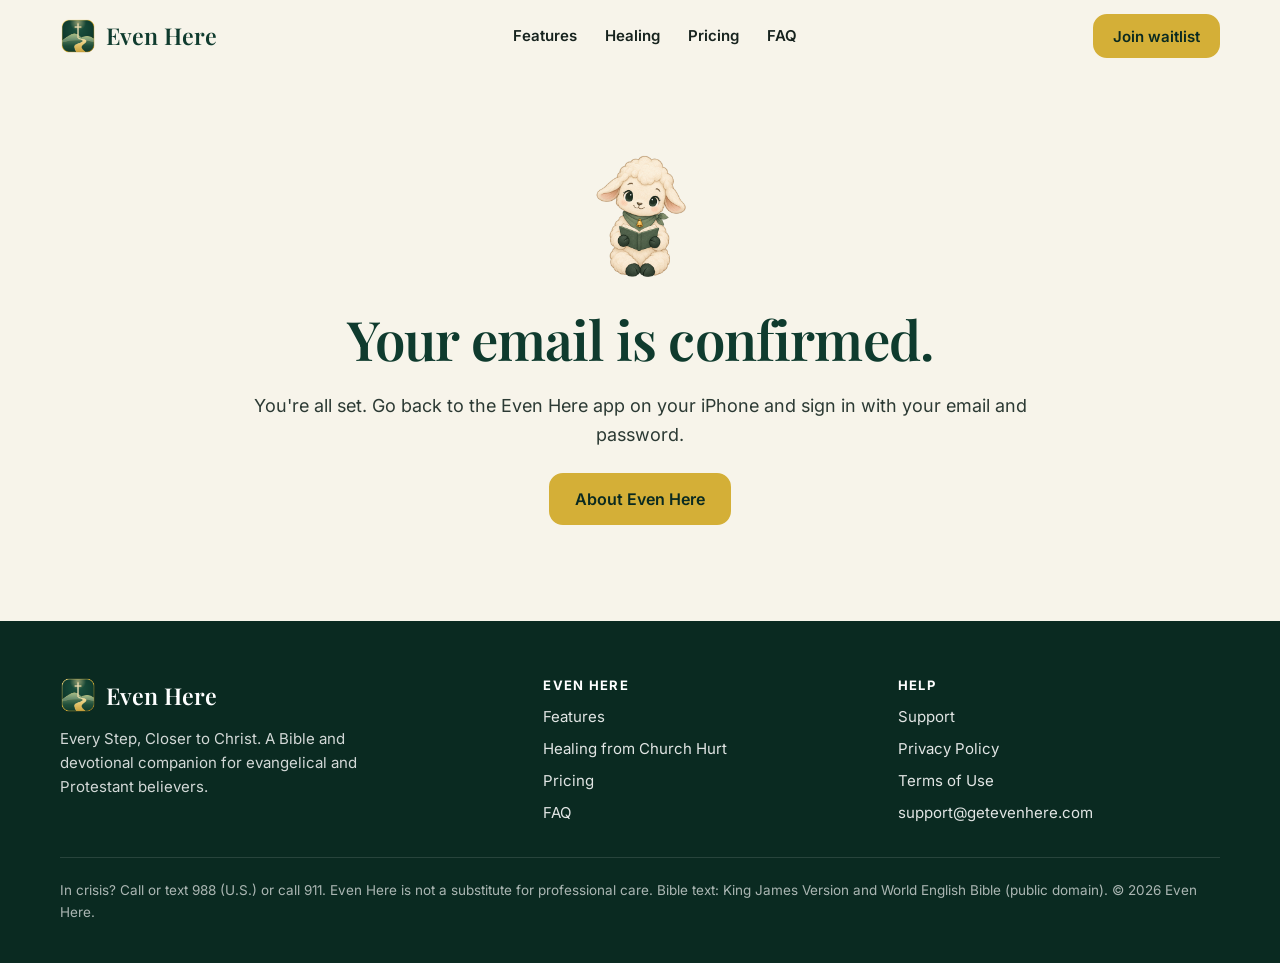
<file: confirmed.html>
<!doctype html>
<html lang="en" class="no-js"><head>
<meta charset="utf-8" /><meta name="viewport" content="width=device-width, initial-scale=1" />
<title>Email confirmed | Even Here</title><meta name="description" content="Your Even Here email is confirmed." />
<meta name="theme-color" content="#0F3B2E" />
<meta property="og:title" content="Email confirmed | Even Here" /><meta property="og:description" content="Your Even Here email is confirmed." /><meta property="og:image" content="assets/logo-lockup.png" />
<link rel="icon" href="assets/favicon.png" /><link rel="apple-touch-icon" href="assets/apple-touch-icon.png" />
<link rel="stylesheet" href="/card/card-fonts.css" />
<link rel="stylesheet" href="styles.css" />
</head><body id="top">
<a class="skip" href="#main">Skip to content</a>
<header class="nav"><div class="wrap">
  <a class="brand" href="index.html" aria-label="Even Here home"><img src="assets/logo.png" alt="" width="36" height="36" />Even Here</a>
  <nav aria-label="Main"><ul><li><a href="index.html#features">Features</a></li><li><a href="index.html#healing">Healing</a></li><li><a href="index.html#pricing">Pricing</a></li><li><a href="index.html#faq">FAQ</a></li></ul></nav>
  <a class="btn gold" href="index.html#wl-hero">Join waitlist</a>
</div></header>
<main id="main" class="doc"><div class="wrap" style="text-align:center">
<img src="assets/lamb-read.png" alt="Selah the lamb" width="160" height="160" style="margin:0 auto" />
<div id="ok">
<h1 style="margin-top:12px">Your email is confirmed.</h1>
<p class="intro">You're all set. Go back to the Even Here app on your iPhone and sign in with your email and password.</p>
</div>
<div id="bad" hidden>
<h1 style="margin-top:12px">That link didn't work.</h1>
<p class="intro" id="badText">Confirmation links expire after a while, or may already have been used. Open Even Here and sign in. If it asks, request a new email.</p>
</div>
<p style="margin-top:24px"><a class="btn gold" href="index.html">About Even Here</a></p>
</div></main>
<script>
(function () {
  var h = new URLSearchParams(location.hash.slice(1)), q = new URLSearchParams(location.search);
  var err = h.get("error_description") || q.get("error_description") || h.get("error") || q.get("error");
  if (err) { document.getElementById("ok").hidden = true; document.getElementById("bad").hidden = false; }
  if (location.hash || location.search) history.replaceState(null, "", location.pathname);
})();
</script>
<footer><div class="wrap">
  <div><a class="brand" href="index.html"><img src="assets/logo.png" alt="" width="36" height="36" />Even Here</a>
  <p style="margin-top:14px;max-width:34ch">Every Step, Closer to Christ. A Bible and devotional companion for evangelical and Protestant believers.</p></div>
  <div><h4>Even Here</h4><ul><li><a href="index.html#features">Features</a></li><li><a href="index.html#healing">Healing from Church Hurt</a></li><li><a href="index.html#pricing">Pricing</a></li><li><a href="index.html#faq">FAQ</a></li></ul></div>
  <div><h4>Help</h4><ul><li><a href="support.html">Support</a></li><li><a href="privacy.html">Privacy Policy</a></li><li><a href="terms.html">Terms of Use</a></li><li><a href="mailto:support@getevenhere.com">support@getevenhere.com</a></li></ul></div>
  <p class="legal">In crisis? Call or text 988 (U.S.) or call 911. Even Here is not a substitute for professional care. Bible text: King James Version and World English Bible (public domain). © 2026 Even Here.</p>
</div></footer>
<script src="main.js" defer></script>
</body></html>
</file>
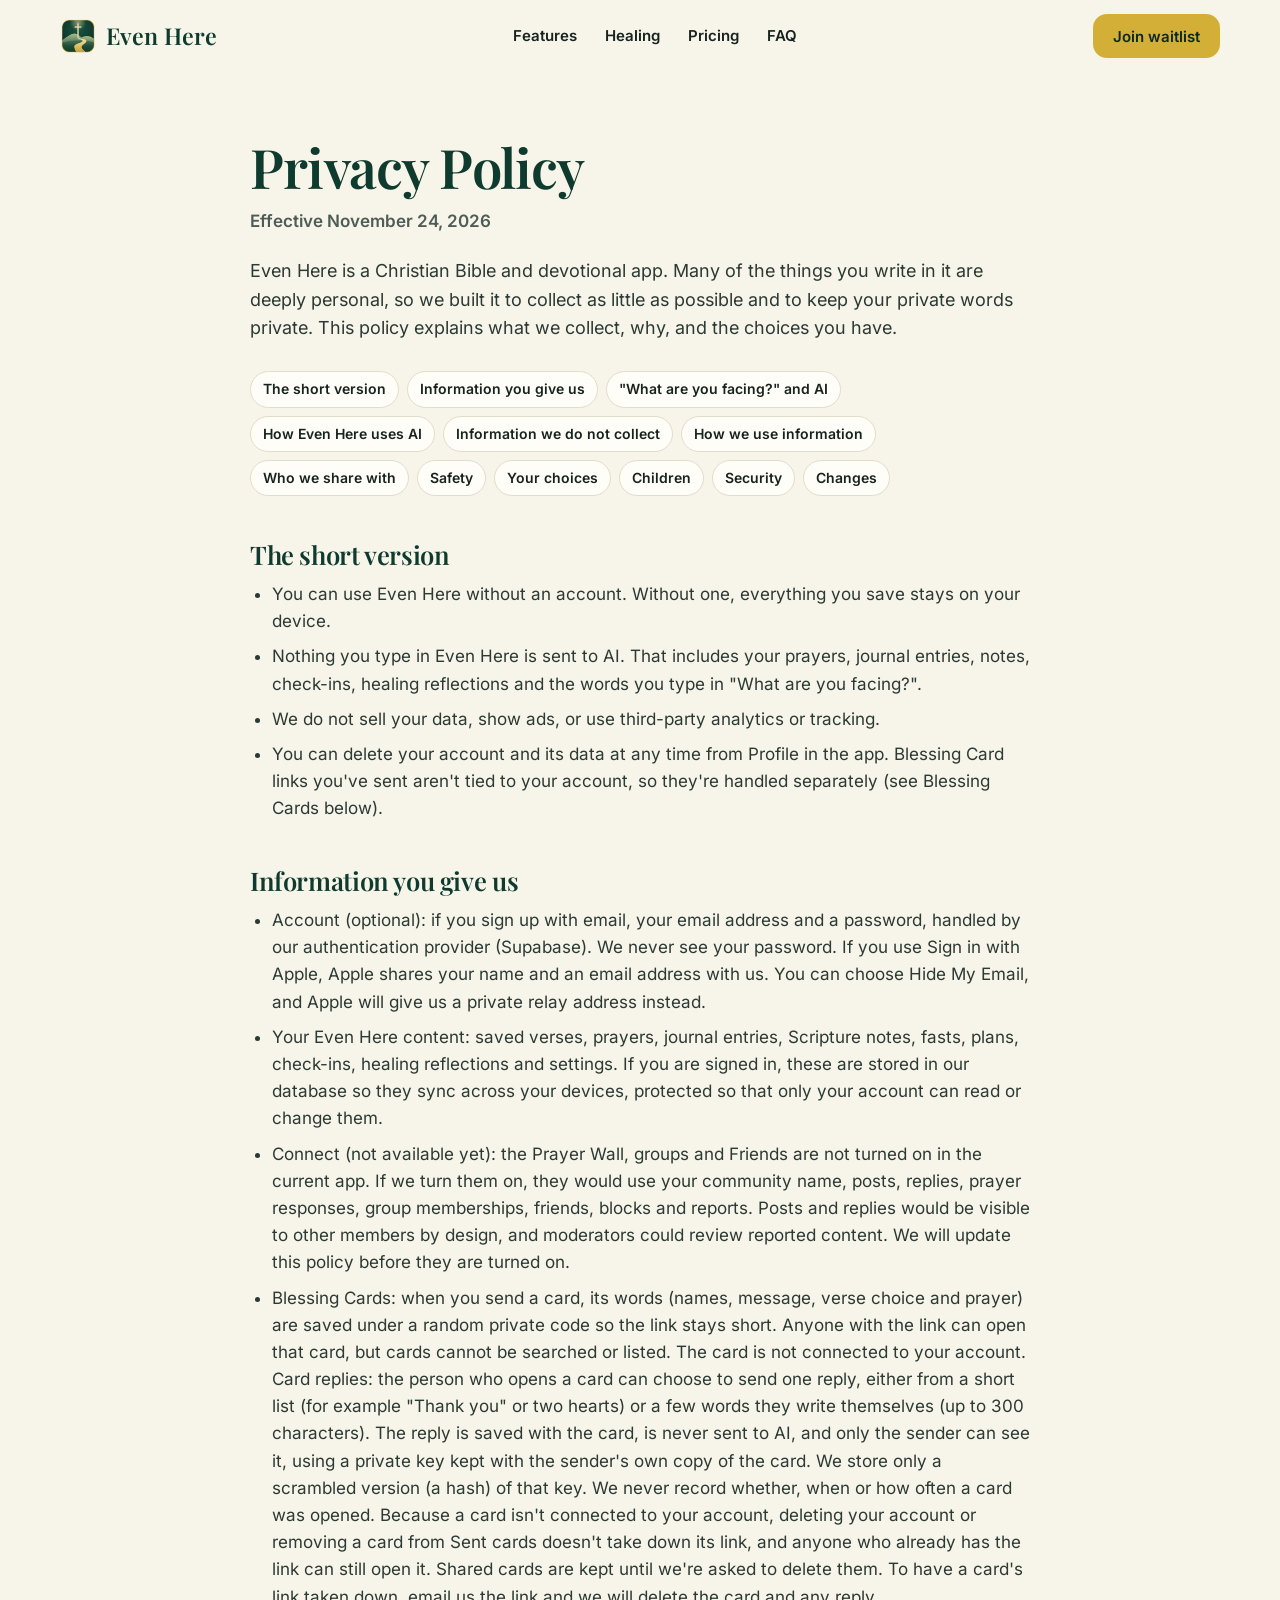
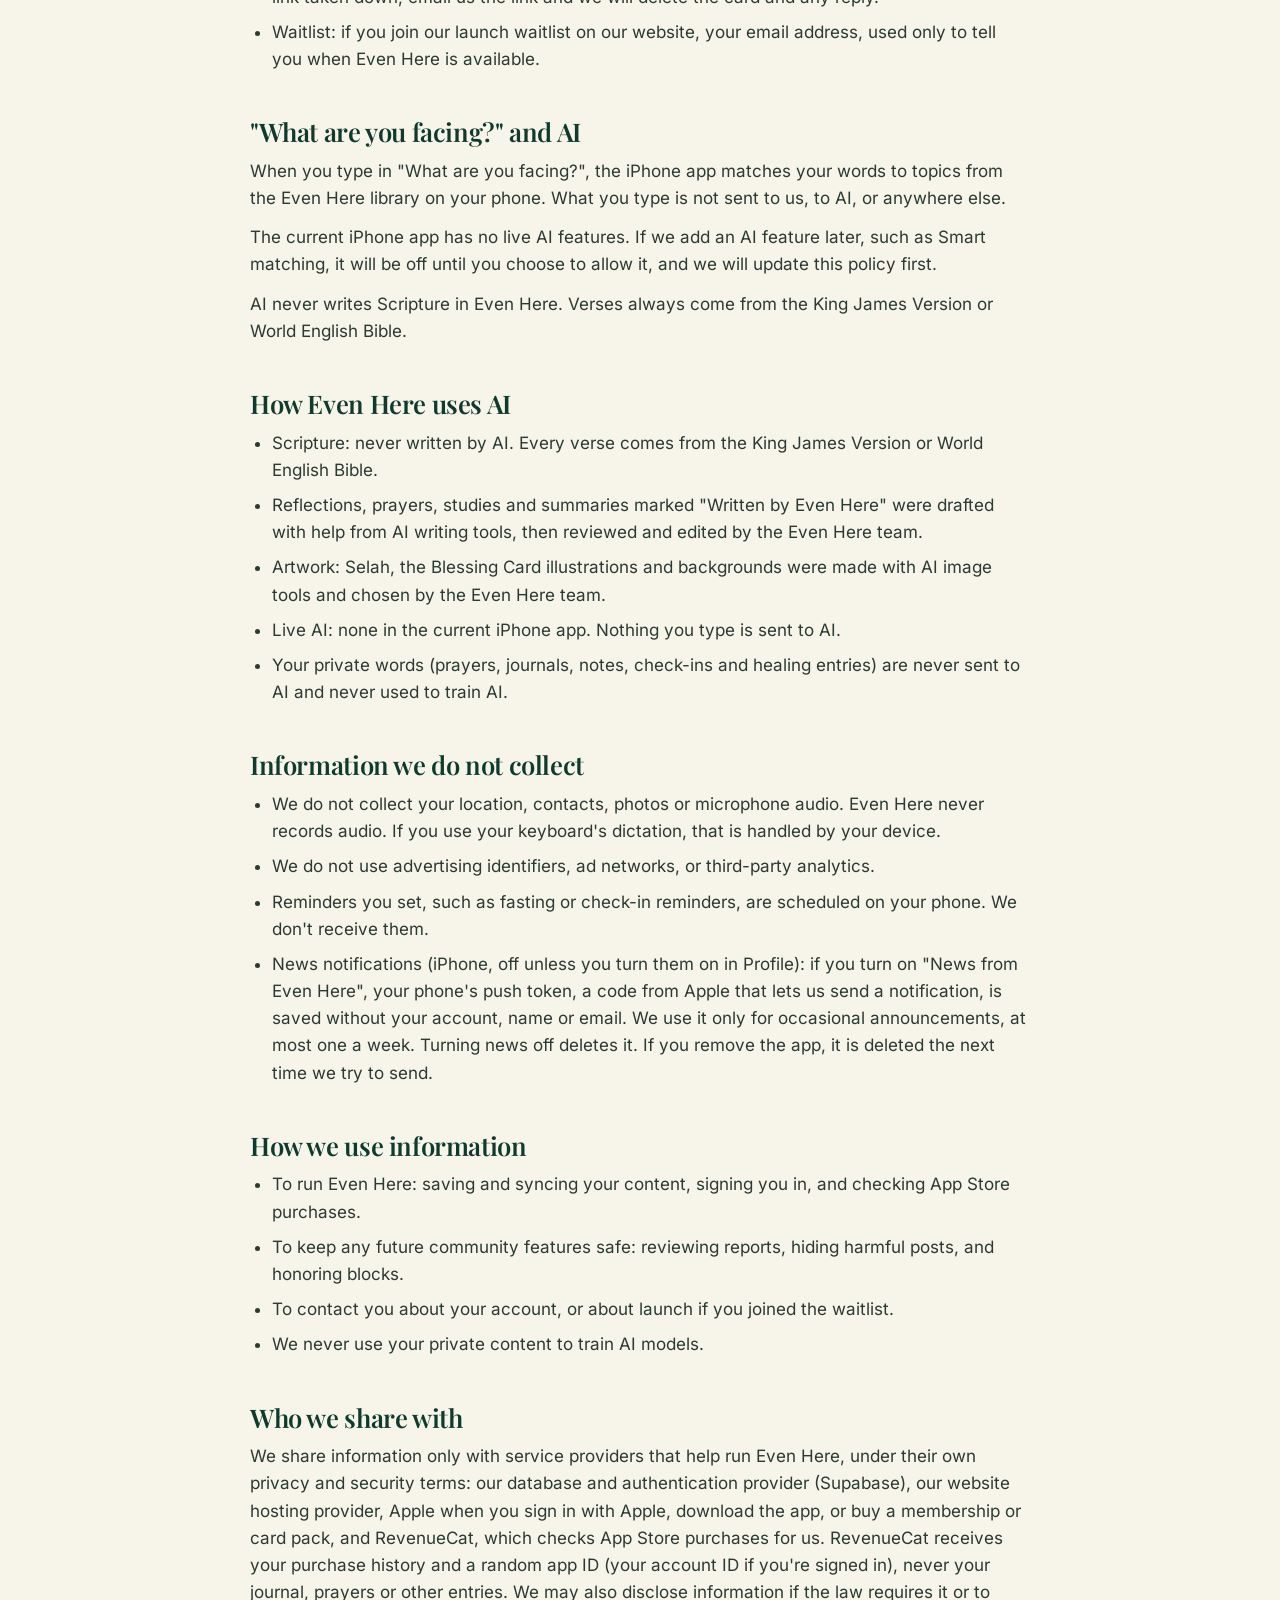
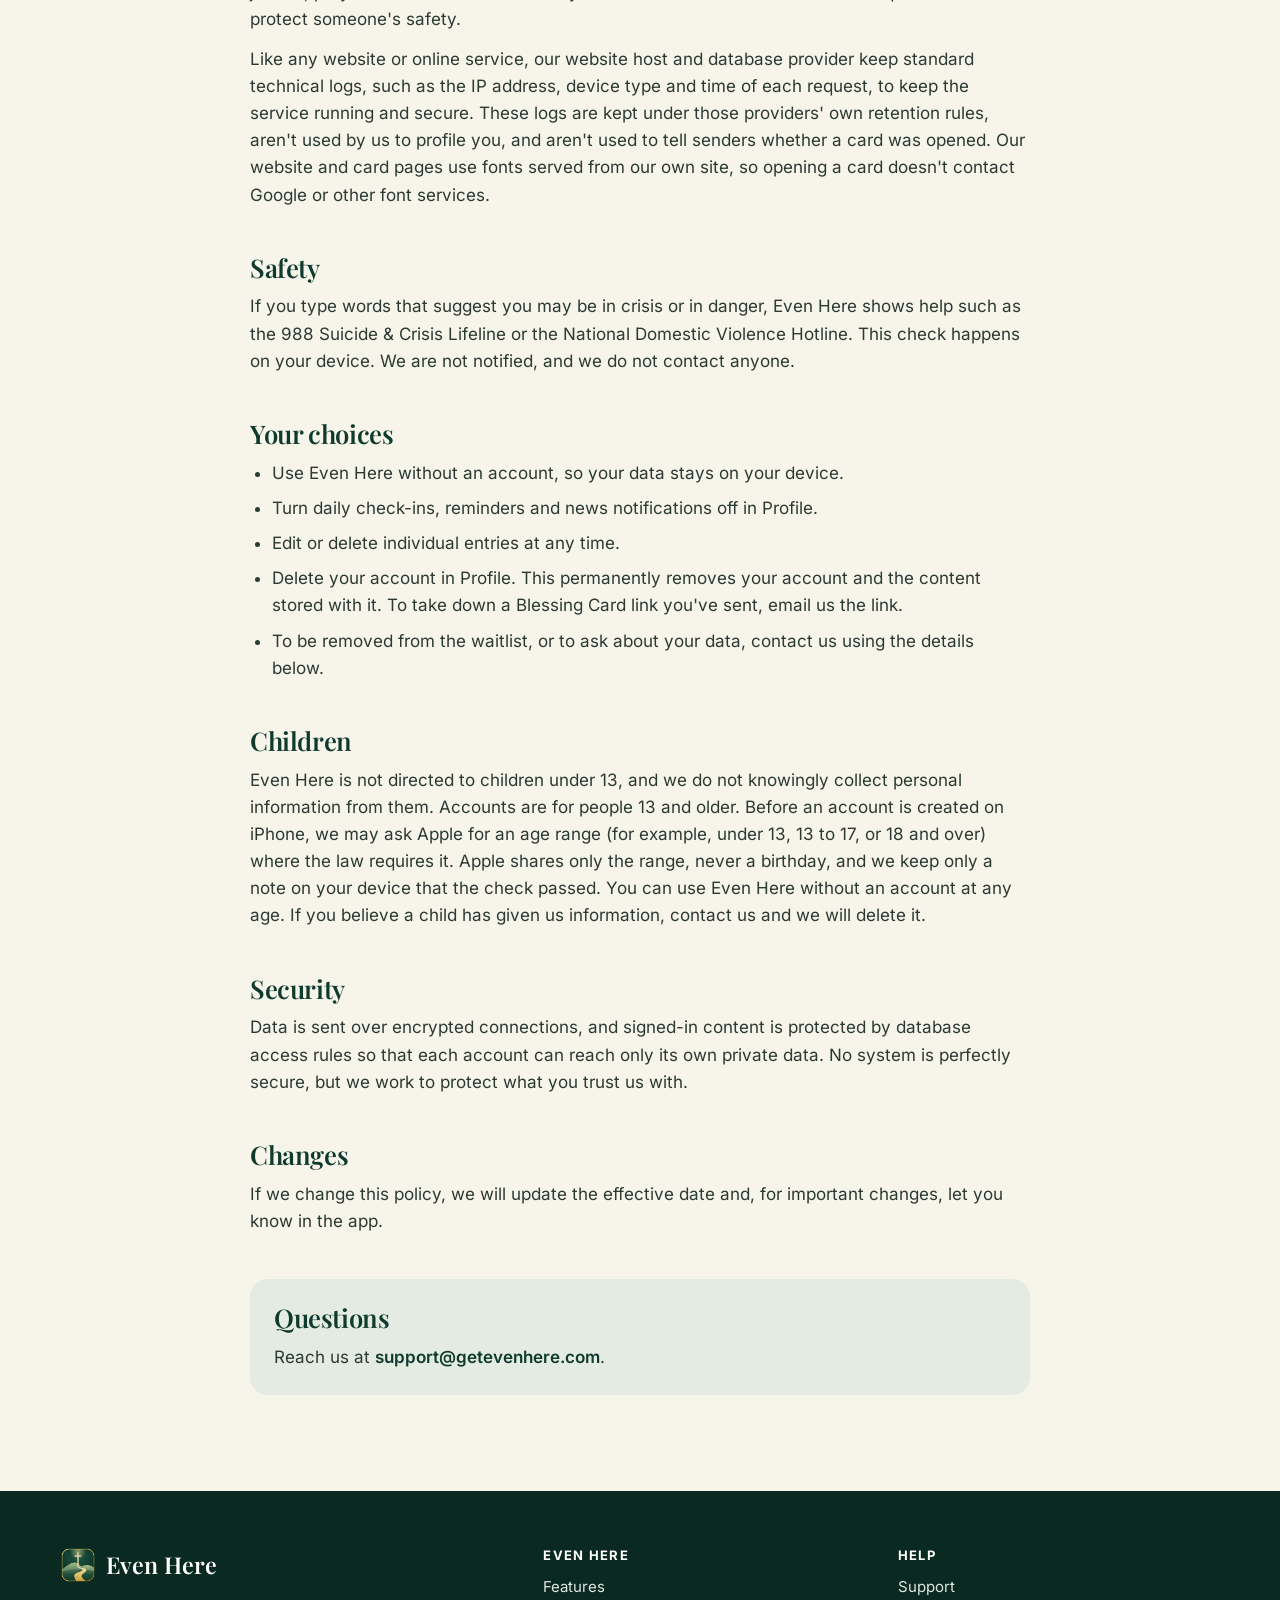
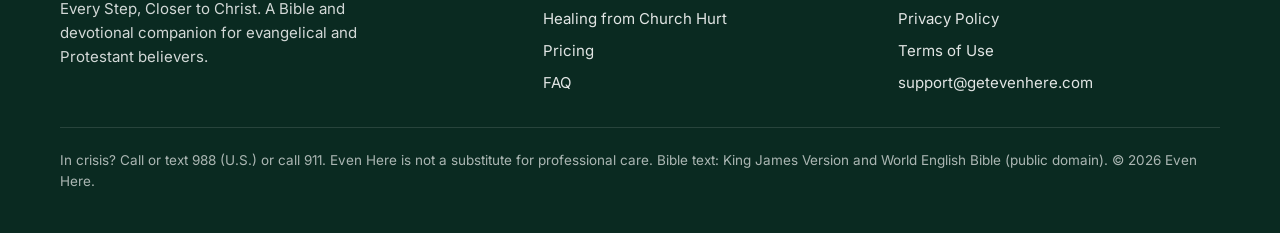
<file: privacy.html>
<!doctype html>
<html lang="en" class="no-js"><head>
<meta charset="utf-8" /><meta name="viewport" content="width=device-width, initial-scale=1" />
<title>Privacy Policy | Even Here</title><meta name="description" content="How Even Here protects your prayers, journal and personal data." />
<meta name="theme-color" content="#0F3B2E" />
<meta property="og:title" content="Privacy Policy | Even Here" /><meta property="og:description" content="How Even Here protects your prayers, journal and personal data." /><meta property="og:image" content="assets/logo-lockup.png" />
<link rel="icon" href="assets/favicon.png" /><link rel="apple-touch-icon" href="assets/apple-touch-icon.png" />
<link rel="stylesheet" href="/card/card-fonts.css" />
<link rel="stylesheet" href="styles.css" />
</head><body id="top">
<a class="skip" href="#main">Skip to content</a>
<header class="nav"><div class="wrap">
  <a class="brand" href="index.html" aria-label="Even Here home"><img src="assets/logo.png" alt="" width="36" height="36" />Even Here</a>
  <nav aria-label="Main"><ul><li><a href="index.html#features">Features</a></li><li><a href="index.html#healing">Healing</a></li><li><a href="index.html#pricing">Pricing</a></li><li><a href="index.html#faq">FAQ</a></li></ul></nav>
  <a class="btn gold" href="index.html#wl-hero">Join waitlist</a>
</div></header>
<main id="main" class="doc"><div class="wrap">
<h1>Privacy Policy</h1><p class="eff">Effective November 24, 2026</p>
<p class="intro">Even Here is a Christian Bible and devotional app. Many of the things you write in it are deeply personal, so we built it to collect as little as possible and to keep your private words private. This policy explains what we collect, why, and the choices you have.</p><nav class="toc" aria-label="On this page"><a href="#the-short-version">The short version</a><a href="#information-you-give-us">Information you give us</a><a href="#what-are-you-facing-and-ai">&quot;What are you facing?&quot; and AI</a><a href="#how-even-here-uses-ai">How Even Here uses AI</a><a href="#information-we-do-not-collect">Information we do not collect</a><a href="#how-we-use-information">How we use information</a><a href="#who-we-share-with">Who we share with</a><a href="#safety">Safety</a><a href="#your-choices">Your choices</a><a href="#children">Children</a><a href="#security">Security</a><a href="#changes">Changes</a></nav>
<h2 id="the-short-version">The short version</h2><ul><li>You can use Even Here without an account. Without one, everything you save stays on your device.</li><li>Nothing you type in Even Here is sent to AI. That includes your prayers, journal entries, notes, check-ins, healing reflections and the words you type in &quot;What are you facing?&quot;.</li><li>We do not sell your data, show ads, or use third-party analytics or tracking.</li><li>You can delete your account and its data at any time from Profile in the app. Blessing Card links you&#x27;ve sent aren&#x27;t tied to your account, so they&#x27;re handled separately (see Blessing Cards below).</li></ul><h2 id="information-you-give-us">Information you give us</h2><ul><li>Account (optional): if you sign up with email, your email address and a password, handled by our authentication provider (Supabase). We never see your password. If you use Sign in with Apple, Apple shares your name and an email address with us. You can choose Hide My Email, and Apple will give us a private relay address instead.</li><li>Your Even Here content: saved verses, prayers, journal entries, Scripture notes, fasts, plans, check-ins, healing reflections and settings. If you are signed in, these are stored in our database so they sync across your devices, protected so that only your account can read or change them.</li><li>Connect (not available yet): the Prayer Wall, groups and Friends are not turned on in the current app. If we turn them on, they would use your community name, posts, replies, prayer responses, group memberships, friends, blocks and reports. Posts and replies would be visible to other members by design, and moderators could review reported content. We will update this policy before they are turned on.</li><li>Blessing Cards: when you send a card, its words (names, message, verse choice and prayer) are saved under a random private code so the link stays short. Anyone with the link can open that card, but cards cannot be searched or listed. The card is not connected to your account. Card replies: the person who opens a card can choose to send one reply, either from a short list (for example &quot;Thank you&quot; or two hearts) or a few words they write themselves (up to 300 characters). The reply is saved with the card, is never sent to AI, and only the sender can see it, using a private key kept with the sender&#x27;s own copy of the card. We store only a scrambled version (a hash) of that key. We never record whether, when or how often a card was opened. Because a card isn&#x27;t connected to your account, deleting your account or removing a card from Sent cards doesn&#x27;t take down its link, and anyone who already has the link can still open it. Shared cards are kept until we&#x27;re asked to delete them. To have a card&#x27;s link taken down, email us the link and we will delete the card and any reply.</li><li>Waitlist: if you join our launch waitlist on our website, your email address, used only to tell you when Even Here is available.</li></ul><h2 id="what-are-you-facing-and-ai">&quot;What are you facing?&quot; and AI</h2><p>When you type in &quot;What are you facing?&quot;, the iPhone app matches your words to topics from the Even Here library on your phone. What you type is not sent to us, to AI, or anywhere else.</p><p>The current iPhone app has no live AI features. If we add an AI feature later, such as Smart matching, it will be off until you choose to allow it, and we will update this policy first.</p><p>AI never writes Scripture in Even Here. Verses always come from the King James Version or World English Bible.</p><h2 id="how-even-here-uses-ai">How Even Here uses AI</h2><ul><li>Scripture: never written by AI. Every verse comes from the King James Version or World English Bible.</li><li>Reflections, prayers, studies and summaries marked &quot;Written by Even Here&quot; were drafted with help from AI writing tools, then reviewed and edited by the Even Here team.</li><li>Artwork: Selah, the Blessing Card illustrations and backgrounds were made with AI image tools and chosen by the Even Here team.</li><li>Live AI: none in the current iPhone app. Nothing you type is sent to AI.</li><li>Your private words (prayers, journals, notes, check-ins and healing entries) are never sent to AI and never used to train AI.</li></ul><h2 id="information-we-do-not-collect">Information we do not collect</h2><ul><li>We do not collect your location, contacts, photos or microphone audio. Even Here never records audio. If you use your keyboard&#x27;s dictation, that is handled by your device.</li><li>We do not use advertising identifiers, ad networks, or third-party analytics.</li><li>Reminders you set, such as fasting or check-in reminders, are scheduled on your phone. We don&#x27;t receive them.</li><li>News notifications (iPhone, off unless you turn them on in Profile): if you turn on &quot;News from Even Here&quot;, your phone&#x27;s push token, a code from Apple that lets us send a notification, is saved without your account, name or email. We use it only for occasional announcements, at most one a week. Turning news off deletes it. If you remove the app, it is deleted the next time we try to send.</li></ul><h2 id="how-we-use-information">How we use information</h2><ul><li>To run Even Here: saving and syncing your content, signing you in, and checking App Store purchases.</li><li>To keep any future community features safe: reviewing reports, hiding harmful posts, and honoring blocks.</li><li>To contact you about your account, or about launch if you joined the waitlist.</li><li>We never use your private content to train AI models.</li></ul><h2 id="who-we-share-with">Who we share with</h2><p>We share information only with service providers that help run Even Here, under their own privacy and security terms: our database and authentication provider (Supabase), our website hosting provider, Apple when you sign in with Apple, download the app, or buy a membership or card pack, and RevenueCat, which checks App Store purchases for us. RevenueCat receives your purchase history and a random app ID (your account ID if you&#x27;re signed in), never your journal, prayers or other entries. We may also disclose information if the law requires it or to protect someone&#x27;s safety.</p><p>Like any website or online service, our website host and database provider keep standard technical logs, such as the IP address, device type and time of each request, to keep the service running and secure. These logs are kept under those providers&#x27; own retention rules, aren&#x27;t used by us to profile you, and aren&#x27;t used to tell senders whether a card was opened. Our website and card pages use fonts served from our own site, so opening a card doesn&#x27;t contact Google or other font services.</p><h2 id="safety">Safety</h2><p>If you type words that suggest you may be in crisis or in danger, Even Here shows help such as the 988 Suicide &amp; Crisis Lifeline or the National Domestic Violence Hotline. This check happens on your device. We are not notified, and we do not contact anyone.</p><h2 id="your-choices">Your choices</h2><ul><li>Use Even Here without an account, so your data stays on your device.</li><li>Turn daily check-ins, reminders and news notifications off in Profile.</li><li>Edit or delete individual entries at any time.</li><li>Delete your account in Profile. This permanently removes your account and the content stored with it. To take down a Blessing Card link you&#x27;ve sent, email us the link.</li><li>To be removed from the waitlist, or to ask about your data, contact us using the details below.</li></ul><h2 id="children">Children</h2><p>Even Here is not directed to children under 13, and we do not knowingly collect personal information from them. Accounts are for people 13 and older. Before an account is created on iPhone, we may ask Apple for an age range (for example, under 13, 13 to 17, or 18 and over) where the law requires it. Apple shares only the range, never a birthday, and we keep only a note on your device that the check passed. You can use Even Here without an account at any age. If you believe a child has given us information, contact us and we will delete it.</p><h2 id="security">Security</h2><p>Data is sent over encrypted connections, and signed-in content is protected by database access rules so that each account can reach only its own private data. No system is perfectly secure, but we work to protect what you trust us with.</p><h2 id="changes">Changes</h2><p>If we change this policy, we will update the effective date and, for important changes, let you know in the app.</p>
<div class="contact"><h2>Questions</h2><p>Reach us at <a class="link" href="mailto:support@getevenhere.com">support@getevenhere.com</a>.</p></div>
</div></main>
<footer><div class="wrap">
  <div><a class="brand" href="index.html"><img src="assets/logo.png" alt="" width="36" height="36" />Even Here</a>
  <p style="margin-top:14px;max-width:34ch">Every Step, Closer to Christ. A Bible and devotional companion for evangelical and Protestant believers.</p></div>
  <div><h4>Even Here</h4><ul><li><a href="index.html#features">Features</a></li><li><a href="index.html#healing">Healing from Church Hurt</a></li><li><a href="index.html#pricing">Pricing</a></li><li><a href="index.html#faq">FAQ</a></li></ul></div>
  <div><h4>Help</h4><ul><li><a href="support.html">Support</a></li><li><a href="privacy.html">Privacy Policy</a></li><li><a href="terms.html">Terms of Use</a></li><li><a href="mailto:support@getevenhere.com">support@getevenhere.com</a></li></ul></div>
  <p class="legal">In crisis? Call or text 988 (U.S.) or call 911. Even Here is not a substitute for professional care. Bible text: King James Version and World English Bible (public domain). © 2026 Even Here.</p>
</div></footer>
<script src="main.js" defer></script>
</body></html>
</file>
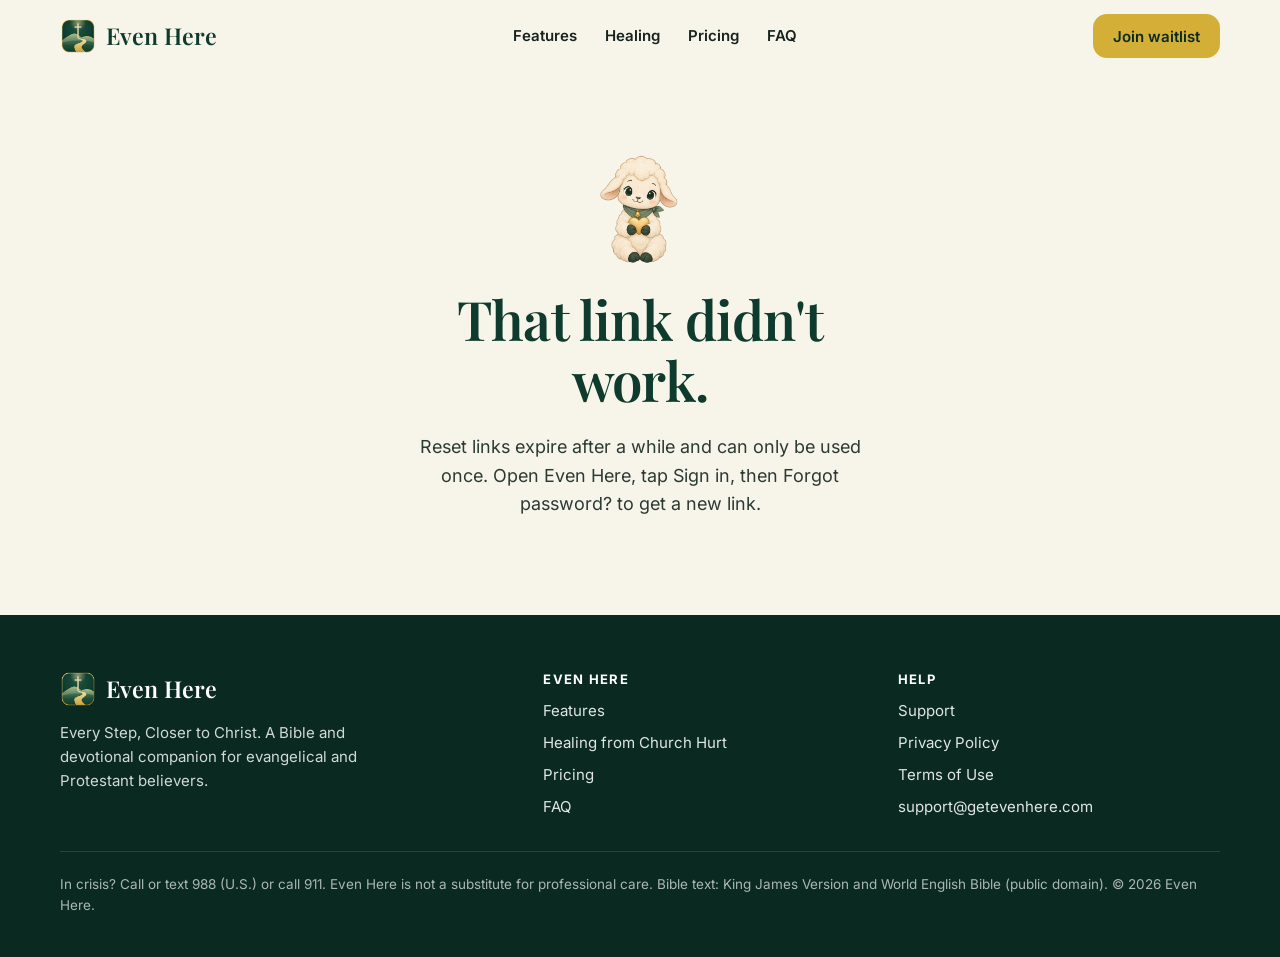
<file: reset.html>
<!doctype html>
<html lang="en" class="no-js"><head>
<meta charset="utf-8" /><meta name="viewport" content="width=device-width, initial-scale=1" />
<title>Reset your password | Even Here</title><meta name="description" content="Choose a new password for Even Here." />
<meta name="theme-color" content="#0F3B2E" />
<meta property="og:title" content="Reset your password | Even Here" /><meta property="og:description" content="Choose a new password for Even Here." /><meta property="og:image" content="assets/logo-lockup.png" />
<link rel="icon" href="assets/favicon.png" /><link rel="apple-touch-icon" href="assets/apple-touch-icon.png" />
<link rel="stylesheet" href="/card/card-fonts.css" />
<link rel="stylesheet" href="styles.css" />
</head><body id="top">
<a class="skip" href="#main">Skip to content</a>
<header class="nav"><div class="wrap">
  <a class="brand" href="index.html" aria-label="Even Here home"><img src="assets/logo.png" alt="" width="36" height="36" />Even Here</a>
  <nav aria-label="Main"><ul><li><a href="index.html#features">Features</a></li><li><a href="index.html#healing">Healing</a></li><li><a href="index.html#pricing">Pricing</a></li><li><a href="index.html#faq">FAQ</a></li></ul></nav>
  <a class="btn gold" href="index.html#wl-hero">Join waitlist</a>
</div></header>
<main id="main" class="doc"><div class="wrap" style="text-align:center;max-width:460px">
<img src="assets/lamb-comfort.png" alt="Selah the lamb" width="140" height="140" style="margin:0 auto" />
<div id="form" hidden>
<h1 style="margin-top:12px">Choose a new password</h1>
<form id="rf" style="text-align:left;margin-top:16px" novalidate>
<div style="display:flex;justify-content:space-between;align-items:center"><label for="pw1" style="font-weight:700">New password</label>
<button type="button" id="eye" aria-pressed="false" style="background:none;border:0;color:#0F3B2E;font-weight:700;font-size:15px;text-decoration:underline;padding:8px 4px;cursor:pointer">Show passwords</button></div>
<input id="pw1" type="password" autocomplete="new-password" autocapitalize="none" spellcheck="false" style="display:block;width:100%;height:48px;margin:6px 0 4px;padding:0 14px;border:1.5px solid #6B8F71;border-radius:12px;font-size:16px;background:#fff" />
<p style="margin:0 0 14px;font-size:14px;color:#4A5A50">At least 6 characters.</p>
<label for="pw2" style="font-weight:700">Type it again</label>
<input id="pw2" type="password" autocomplete="new-password" autocapitalize="none" spellcheck="false" style="display:block;width:100%;height:48px;margin:6px 0 14px;padding:0 14px;border:1.5px solid #6B8F71;border-radius:12px;font-size:16px;background:#fff" />
<p id="msg" role="alert" style="color:#9B2C20;font-weight:600;min-height:1.2em;margin:0 0 10px"></p>
<button class="btn gold" type="submit" id="go" style="width:100%">Save new password</button>
</form>
</div>
<div id="done" hidden>
<h1 style="margin-top:12px">Your password is updated.</h1>
<p class="intro">Go back to the Even Here app on your iPhone and sign in with your new password.</p>
</div>
<div id="bad" hidden>
<h1 style="margin-top:12px">That link didn't work.</h1>
<p class="intro">Reset links expire after a while and can only be used once. Open Even Here, tap Sign in, then Forgot password? to get a new link.</p>
</div>
</div></main>
<script>
(function () {
  var URL_ = "https://pmjhctxeoudnytplumam.supabase.co", KEY = "eyJhbGciOiJIUzI1NiIsInR5cCI6IkpXVCJ9.eyJpc3MiOiJzdXBhYmFzZSIsInJlZiI6InBtamhjdHhlb3Vkbnl0cGx1bWFtIiwicm9sZSI6ImFub24iLCJpYXQiOjE3OTM0NjA4NDcsImV4cCI6MjEwOTAzNjg0N30.4C0kBhcfG7Mq6h-3CwZCPQQlOwBxUENsENnAdKdUWBk";
  var h = new URLSearchParams(location.hash.slice(1)), q = new URLSearchParams(location.search);
  var token = h.get("access_token"), type = h.get("type");
  if (location.hash || location.search) history.replaceState(null, "", location.pathname);
  var show = function (id) { ["form", "done", "bad"].forEach(function (x) { document.getElementById(x).hidden = x !== id; }); };
  if (!token || type !== "recovery" || h.get("error") || q.get("error")) return show("bad");
  show("form");
  document.getElementById("eye").addEventListener("click", function () {
    var on = this.getAttribute("aria-pressed") !== "true";
    this.setAttribute("aria-pressed", on ? "true" : "false"); this.textContent = on ? "Hide passwords" : "Show passwords";
    ["pw1", "pw2"].forEach(function (x) { document.getElementById(x).type = on ? "text" : "password"; });
  });
  document.getElementById("rf").addEventListener("submit", function (e) {
    e.preventDefault();
    var a = document.getElementById("pw1").value, b = document.getElementById("pw2").value, m = document.getElementById("msg"), go = document.getElementById("go");
    if (a.length < 6) { m.textContent = "Use at least 6 characters."; return; }
    if (a !== b) { m.textContent = "Those two passwords don't match."; return; }
    m.textContent = ""; go.disabled = true; go.textContent = "One moment...";
    fetch(URL_ + "/auth/v1/user", { method: "PUT", headers: { apikey: KEY, Authorization: "Bearer " + token, "Content-Type": "application/json" }, body: JSON.stringify({ password: a }) })
      .then(function (r) { return r.json().then(function (j) { return { ok: r.ok, j: j }; }); })
      .then(function (r) {
        if (r.ok) {
          fetch(URL_ + "/auth/v1/logout?scope=local", { method: "POST", headers: { apikey: KEY, Authorization: "Bearer " + token } }).catch(function () {});
          token = null; show("done");
        } else {
          var t = (r.j && (r.j.msg || r.j.message || r.j.error_description)) || "";
          if (/different from the old/i.test(t)) m.textContent = "Please choose a password you haven't used before.";
          else if (/expired|invalid|jwt/i.test(t)) return show("bad");
          else m.textContent = "Something went wrong. Please try again.";
          go.disabled = false; go.textContent = "Save new password";
        }
      })
      .catch(function () { m.textContent = "Couldn't connect. Check your internet and try again."; go.disabled = false; go.textContent = "Save new password"; });
  });
})();
</script>
<footer><div class="wrap">
  <div><a class="brand" href="index.html"><img src="assets/logo.png" alt="" width="36" height="36" />Even Here</a>
  <p style="margin-top:14px;max-width:34ch">Every Step, Closer to Christ. A Bible and devotional companion for evangelical and Protestant believers.</p></div>
  <div><h4>Even Here</h4><ul><li><a href="index.html#features">Features</a></li><li><a href="index.html#healing">Healing from Church Hurt</a></li><li><a href="index.html#pricing">Pricing</a></li><li><a href="index.html#faq">FAQ</a></li></ul></div>
  <div><h4>Help</h4><ul><li><a href="support.html">Support</a></li><li><a href="privacy.html">Privacy Policy</a></li><li><a href="terms.html">Terms of Use</a></li><li><a href="mailto:support@getevenhere.com">support@getevenhere.com</a></li></ul></div>
  <p class="legal">In crisis? Call or text 988 (U.S.) or call 911. Even Here is not a substitute for professional care. Bible text: King James Version and World English Bible (public domain). © 2026 Even Here.</p>
</div></footer>
<script src="main.js" defer></script>
</body></html>
</file>
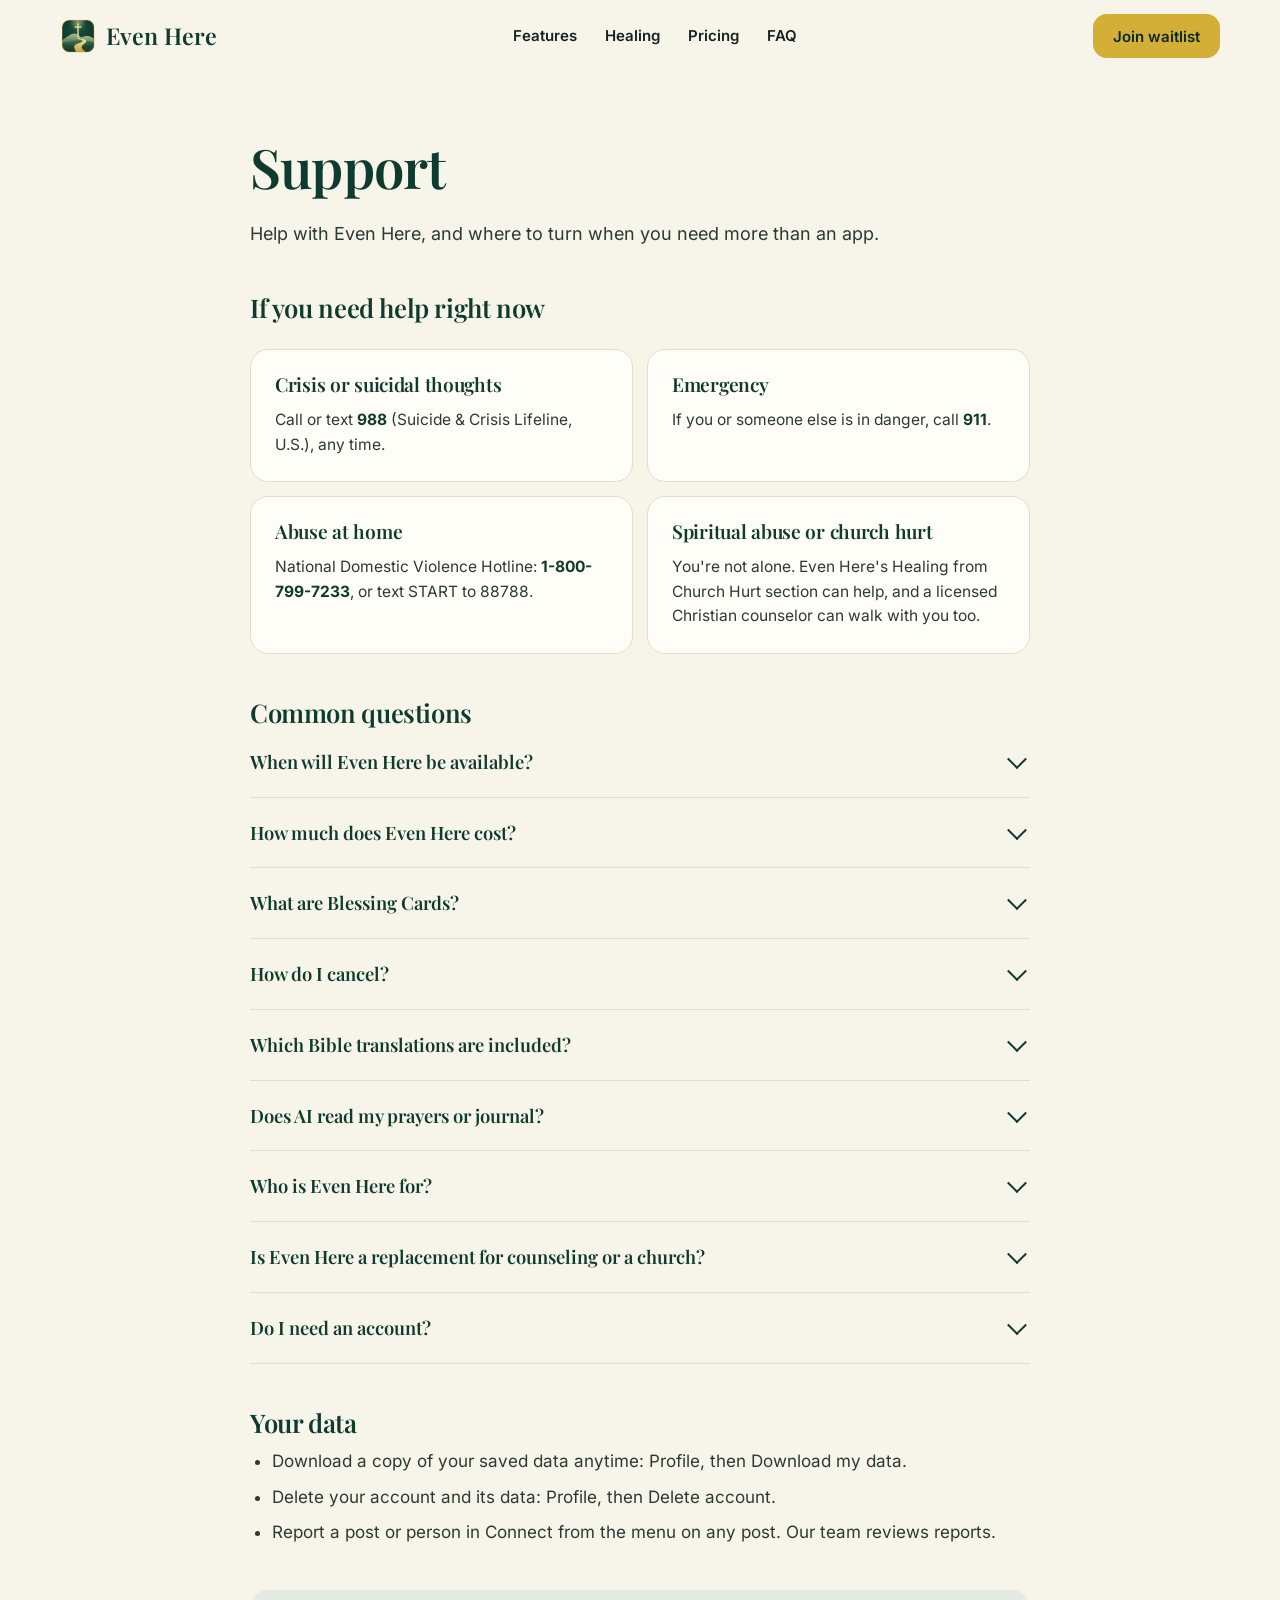
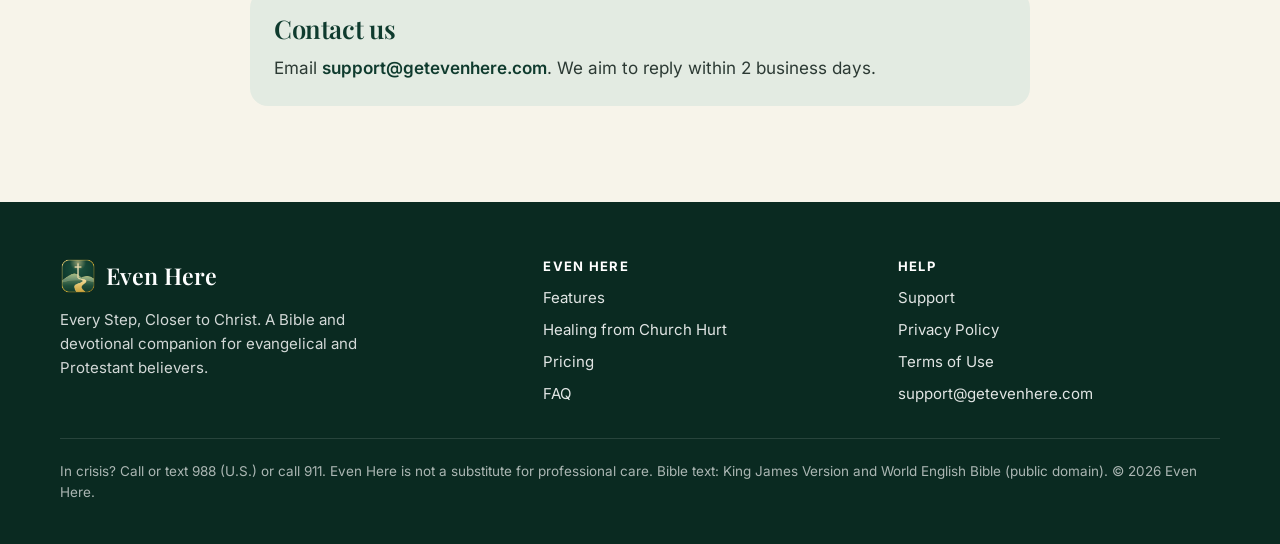
<file: support.html>
<!doctype html>
<html lang="en" class="no-js"><head>
<meta charset="utf-8" /><meta name="viewport" content="width=device-width, initial-scale=1" />
<title>Support | Even Here</title><meta name="description" content="Help with Even Here, crisis resources and contact." />
<meta name="theme-color" content="#0F3B2E" />
<meta property="og:title" content="Support | Even Here" /><meta property="og:description" content="Help with Even Here, crisis resources and contact." /><meta property="og:image" content="assets/logo-lockup.png" />
<link rel="icon" href="assets/favicon.png" /><link rel="apple-touch-icon" href="assets/apple-touch-icon.png" />
<link rel="stylesheet" href="/card/card-fonts.css" />
<link rel="stylesheet" href="styles.css" />
</head><body id="top">
<a class="skip" href="#main">Skip to content</a>
<header class="nav"><div class="wrap">
  <a class="brand" href="index.html" aria-label="Even Here home"><img src="assets/logo.png" alt="" width="36" height="36" />Even Here</a>
  <nav aria-label="Main"><ul><li><a href="index.html#features">Features</a></li><li><a href="index.html#healing">Healing</a></li><li><a href="index.html#pricing">Pricing</a></li><li><a href="index.html#faq">FAQ</a></li></ul></nav>
  <a class="btn gold" href="index.html#wl-hero">Join waitlist</a>
</div></header>
<main id="main" class="doc"><div class="wrap">
<h1>Support</h1><p class="intro">Help with Even Here, and where to turn when you need more than an app.</p>
<h2>If you need help right now</h2>
<div class="help-grid">
 <div class="card"><h3>Crisis or suicidal thoughts</h3><p>Call or text <a class="link" href="tel:988">988</a> (Suicide &amp; Crisis Lifeline, U.S.), any time.</p></div>
 <div class="card"><h3>Emergency</h3><p>If you or someone else is in danger, call <a class="link" href="tel:911">911</a>.</p></div>
 <div class="card"><h3>Abuse at home</h3><p>National Domestic Violence Hotline: <a class="link" href="tel:18007997233">1-800-799-7233</a>, or text START to 88788.</p></div>
 <div class="card"><h3>Spiritual abuse or church hurt</h3><p>You're not alone. Even Here's Healing from Church Hurt section can help, and a licensed Christian counselor can walk with you too.</p></div>
</div>
<h2>Common questions</h2><div class="faq"><details><summary>When will Even Here be available?</summary><div class="a"><p>Even Here is in private testing now and coming to iPhone. Join the waitlist and we&#x27;ll email you once on launch day.</p></div></details><details><summary>How much does Even Here cost?</summary><div class="a"><p>Even Here has a free plan, and membership is $7.99 a month or $49.99 a year with a 2-week free trial. Free includes the Bible, Scripture for what you&#x27;re going through, Temptation SOS, Peace Mode, a private journal and 5 Blessing Cards every month. Membership unlocks everything else, and there&#x27;s no weekly plan.</p><p>Some things are always free: crisis help, opening a Blessing Card someone sends you, our Privacy Policy and Terms, and deleting your account.</p></div></details><details><summary>What are Blessing Cards?</summary><div class="a"><p>Blessing Cards are illustrated cards that let someone know you&#x27;re praying for them, with a verse, a short prayer and your own message. The person opens it from a link, with no app or account needed.</p></div></details><details><summary>How do I cancel?</summary><div class="a"><p>Subscriptions are handled by Apple. Cancel anytime in your iPhone&#x27;s Settings under your Apple Account, then Subscriptions. Cancel at least 24 hours before your trial or billing period ends to avoid the next charge. Even Here isn&#x27;t in the App Store yet, so nothing is charged today.</p></div></details><details><summary>Which Bible translations are included?</summary><div class="a"><p>The King James Version and the World English Bible, both in the public domain. Every verse is the real text, never written or changed by AI.</p></div></details><details><summary>Does AI read my prayers or journal?</summary><div class="a"><p>No. Prayers, journal entries, notes, check-ins and healing reflections are never sent to AI. In the iPhone app, the words you type into &quot;What are you facing?&quot; are matched on your phone too, so nothing you type is sent to AI.</p></div></details><details><summary>Who is Even Here for?</summary><div class="a"><p>Evangelical and Protestant Christians, new believers, and anyone walking back toward God, including people who have been hurt by church.</p></div></details><details><summary>Is Even Here a replacement for counseling or a church?</summary><div class="a"><p>No. Even Here is a devotional companion. It isn&#x27;t therapy, medical advice or emergency help. If you&#x27;re in crisis, call or text 988 in the U.S., or call 911.</p></div></details><details><summary>Do I need an account?</summary><div class="a"><p>No. You can start right away and everything stays on your phone. Sign in if you want your saved verses and journal to sync, and delete your account anytime from Profile.</p></div></details></div>
<h2>Your data</h2><ul>
<li>Download a copy of your saved data anytime: Profile, then Download my data.</li>
<li>Delete your account and its data: Profile, then Delete account.</li>
<li>Report a post or person in Connect from the menu on any post. Our team reviews reports.</li></ul>
<div class="contact"><h2>Contact us</h2><p>Email <a class="link" href="mailto:support@getevenhere.com">support@getevenhere.com</a>. We aim to reply within 2 business days.</p></div>
</div></main>
<footer><div class="wrap">
  <div><a class="brand" href="index.html"><img src="assets/logo.png" alt="" width="36" height="36" />Even Here</a>
  <p style="margin-top:14px;max-width:34ch">Every Step, Closer to Christ. A Bible and devotional companion for evangelical and Protestant believers.</p></div>
  <div><h4>Even Here</h4><ul><li><a href="index.html#features">Features</a></li><li><a href="index.html#healing">Healing from Church Hurt</a></li><li><a href="index.html#pricing">Pricing</a></li><li><a href="index.html#faq">FAQ</a></li></ul></div>
  <div><h4>Help</h4><ul><li><a href="support.html">Support</a></li><li><a href="privacy.html">Privacy Policy</a></li><li><a href="terms.html">Terms of Use</a></li><li><a href="mailto:support@getevenhere.com">support@getevenhere.com</a></li></ul></div>
  <p class="legal">In crisis? Call or text 988 (U.S.) or call 911. Even Here is not a substitute for professional care. Bible text: King James Version and World English Bible (public domain). © 2026 Even Here.</p>
</div></footer>
<script src="main.js" defer></script>
</body></html>
</file>
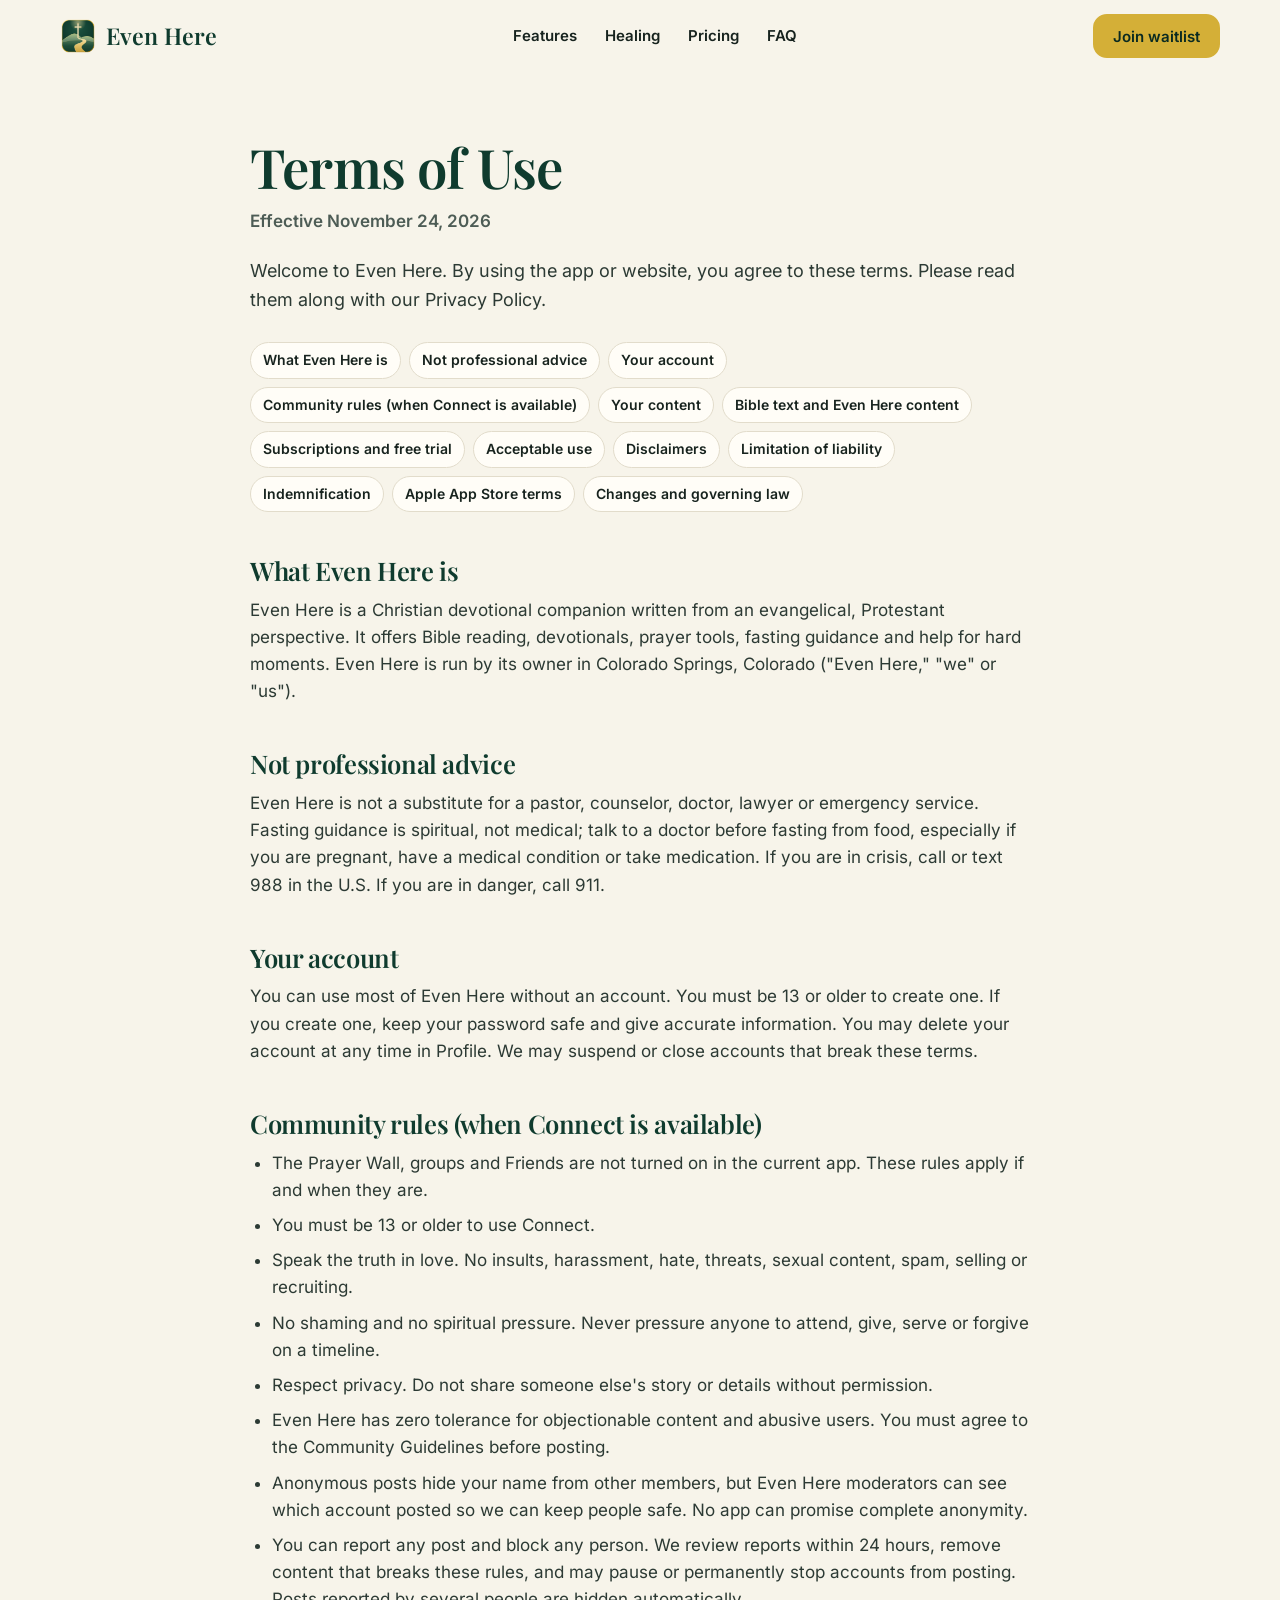
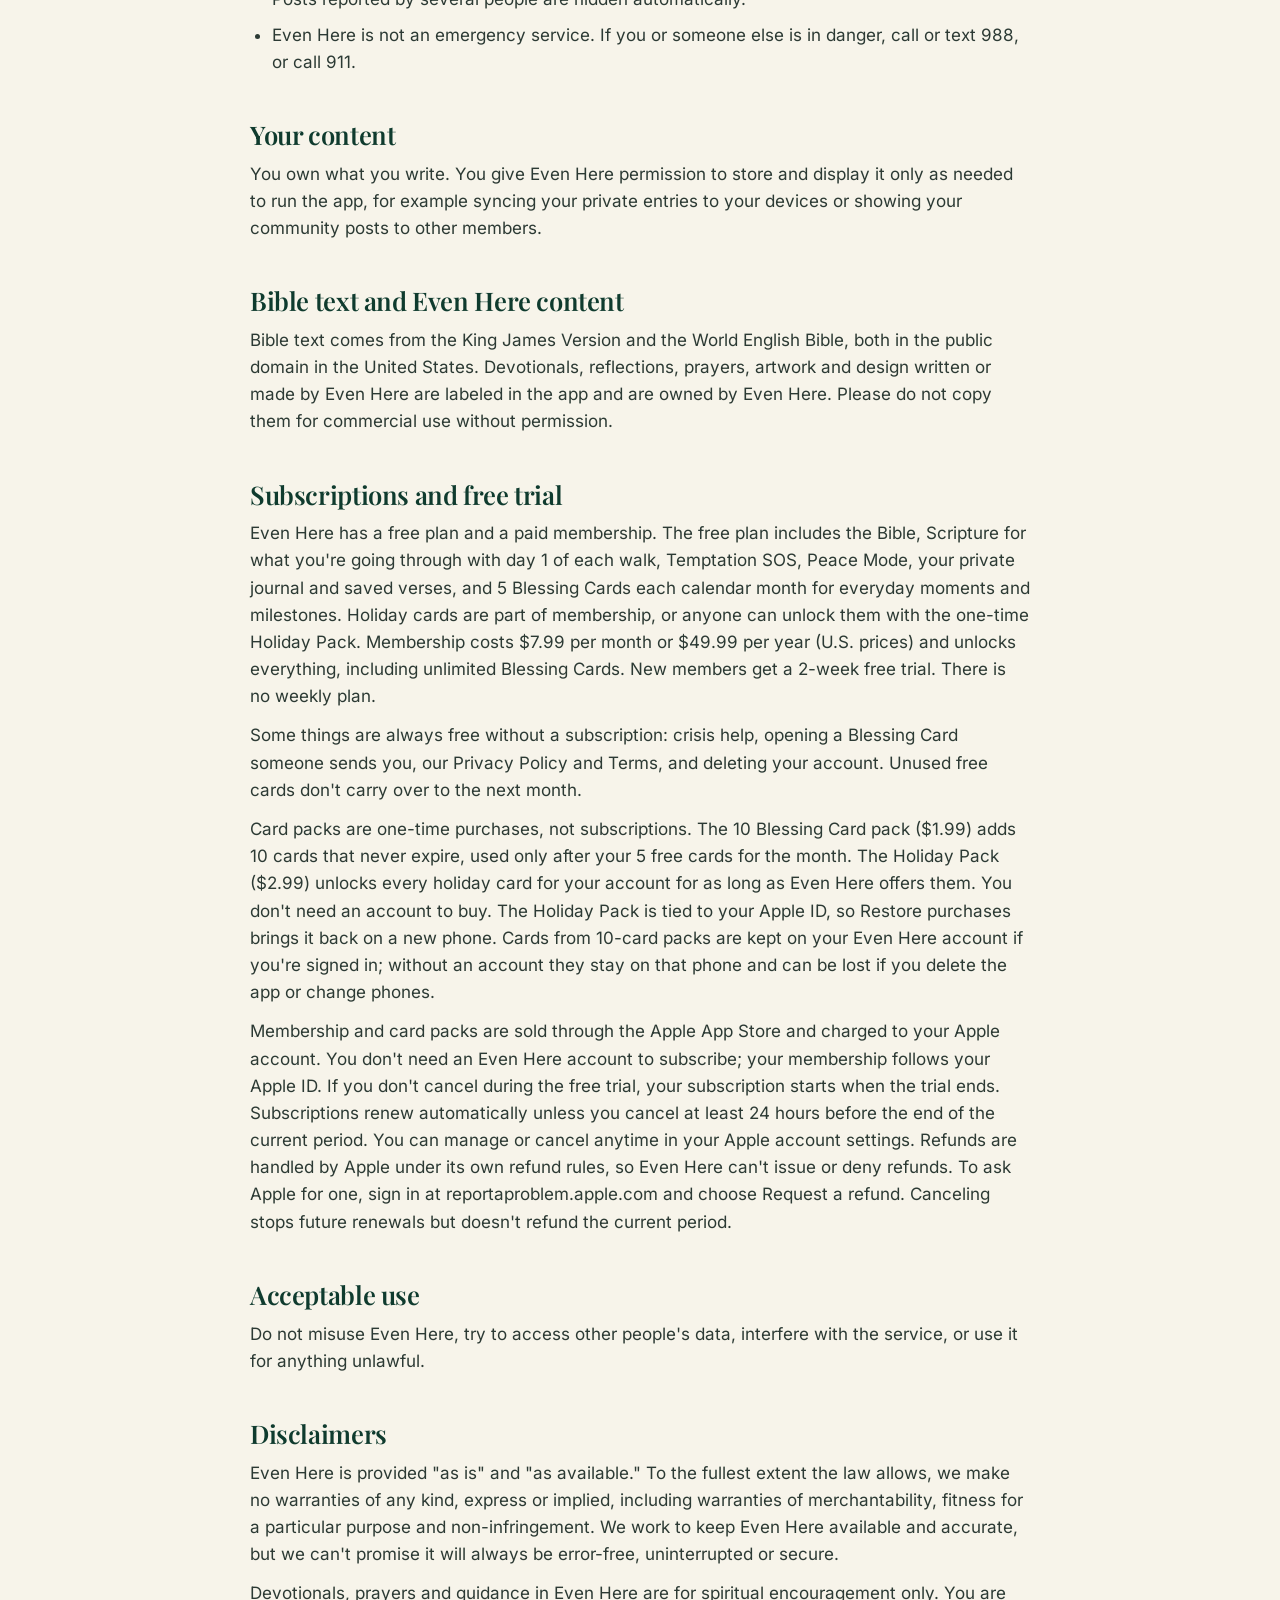
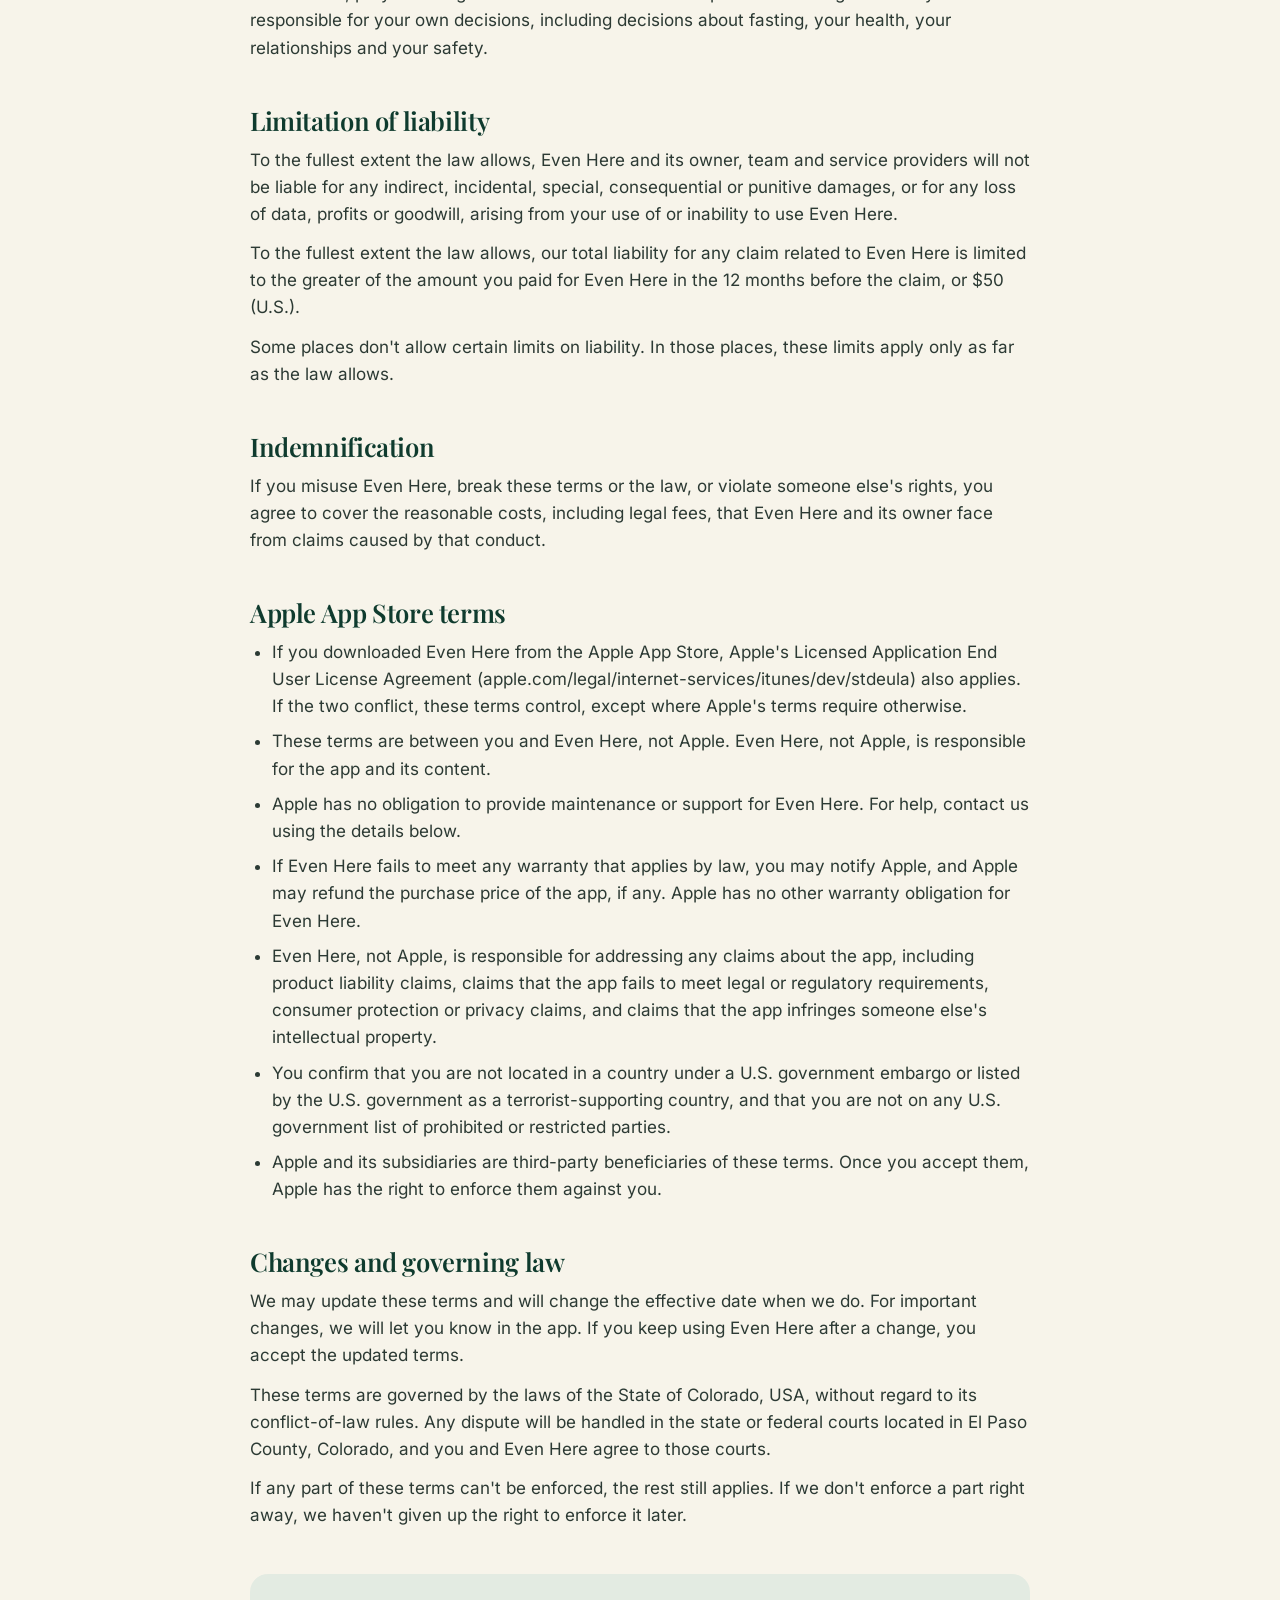
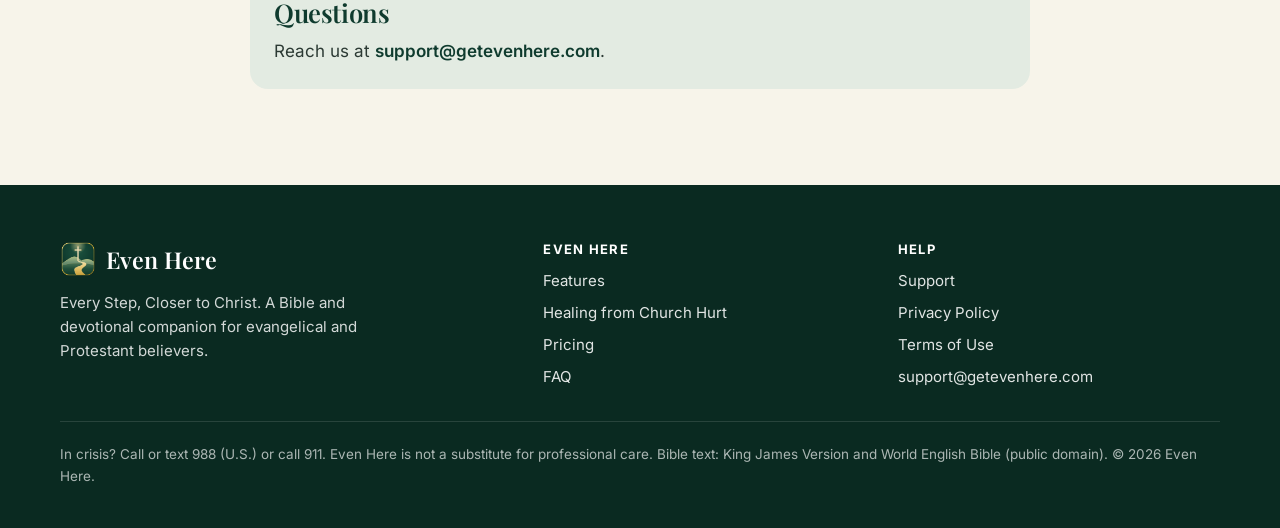
<file: terms.html>
<!doctype html>
<html lang="en" class="no-js"><head>
<meta charset="utf-8" /><meta name="viewport" content="width=device-width, initial-scale=1" />
<title>Terms of Use | Even Here</title><meta name="description" content="The terms for using Even Here." />
<meta name="theme-color" content="#0F3B2E" />
<meta property="og:title" content="Terms of Use | Even Here" /><meta property="og:description" content="The terms for using Even Here." /><meta property="og:image" content="assets/logo-lockup.png" />
<link rel="icon" href="assets/favicon.png" /><link rel="apple-touch-icon" href="assets/apple-touch-icon.png" />
<link rel="stylesheet" href="/card/card-fonts.css" />
<link rel="stylesheet" href="styles.css" />
</head><body id="top">
<a class="skip" href="#main">Skip to content</a>
<header class="nav"><div class="wrap">
  <a class="brand" href="index.html" aria-label="Even Here home"><img src="assets/logo.png" alt="" width="36" height="36" />Even Here</a>
  <nav aria-label="Main"><ul><li><a href="index.html#features">Features</a></li><li><a href="index.html#healing">Healing</a></li><li><a href="index.html#pricing">Pricing</a></li><li><a href="index.html#faq">FAQ</a></li></ul></nav>
  <a class="btn gold" href="index.html#wl-hero">Join waitlist</a>
</div></header>
<main id="main" class="doc"><div class="wrap">
<h1>Terms of Use</h1><p class="eff">Effective November 24, 2026</p>
<p class="intro">Welcome to Even Here. By using the app or website, you agree to these terms. Please read them along with our Privacy Policy.</p><nav class="toc" aria-label="On this page"><a href="#what-even-here-is">What Even Here is</a><a href="#not-professional-advice">Not professional advice</a><a href="#your-account">Your account</a><a href="#community-rules-when-connect-is-available">Community rules (when Connect is available)</a><a href="#your-content">Your content</a><a href="#bible-text-and-even-here-content">Bible text and Even Here content</a><a href="#subscriptions-and-free-trial">Subscriptions and free trial</a><a href="#acceptable-use">Acceptable use</a><a href="#disclaimers">Disclaimers</a><a href="#limitation-of-liability">Limitation of liability</a><a href="#indemnification">Indemnification</a><a href="#apple-app-store-terms">Apple App Store terms</a><a href="#changes-and-governing-law">Changes and governing law</a></nav>
<h2 id="what-even-here-is">What Even Here is</h2><p>Even Here is a Christian devotional companion written from an evangelical, Protestant perspective. It offers Bible reading, devotionals, prayer tools, fasting guidance and help for hard moments. Even Here is run by its owner in Colorado Springs, Colorado (&quot;Even Here,&quot; &quot;we&quot; or &quot;us&quot;).</p><h2 id="not-professional-advice">Not professional advice</h2><p>Even Here is not a substitute for a pastor, counselor, doctor, lawyer or emergency service. Fasting guidance is spiritual, not medical; talk to a doctor before fasting from food, especially if you are pregnant, have a medical condition or take medication. If you are in crisis, call or text 988 in the U.S. If you are in danger, call 911.</p><h2 id="your-account">Your account</h2><p>You can use most of Even Here without an account. You must be 13 or older to create one. If you create one, keep your password safe and give accurate information. You may delete your account at any time in Profile. We may suspend or close accounts that break these terms.</p><h2 id="community-rules-when-connect-is-available">Community rules (when Connect is available)</h2><ul><li>The Prayer Wall, groups and Friends are not turned on in the current app. These rules apply if and when they are.</li><li>You must be 13 or older to use Connect.</li><li>Speak the truth in love. No insults, harassment, hate, threats, sexual content, spam, selling or recruiting.</li><li>No shaming and no spiritual pressure. Never pressure anyone to attend, give, serve or forgive on a timeline.</li><li>Respect privacy. Do not share someone else&#x27;s story or details without permission.</li><li>Even Here has zero tolerance for objectionable content and abusive users. You must agree to the Community Guidelines before posting.</li><li>Anonymous posts hide your name from other members, but Even Here moderators can see which account posted so we can keep people safe. No app can promise complete anonymity.</li><li>You can report any post and block any person. We review reports within 24 hours, remove content that breaks these rules, and may pause or permanently stop accounts from posting. Posts reported by several people are hidden automatically.</li><li>Even Here is not an emergency service. If you or someone else is in danger, call or text 988, or call 911.</li></ul><h2 id="your-content">Your content</h2><p>You own what you write. You give Even Here permission to store and display it only as needed to run the app, for example syncing your private entries to your devices or showing your community posts to other members.</p><h2 id="bible-text-and-even-here-content">Bible text and Even Here content</h2><p>Bible text comes from the King James Version and the World English Bible, both in the public domain in the United States. Devotionals, reflections, prayers, artwork and design written or made by Even Here are labeled in the app and are owned by Even Here. Please do not copy them for commercial use without permission.</p><h2 id="subscriptions-and-free-trial">Subscriptions and free trial</h2><p>Even Here has a free plan and a paid membership. The free plan includes the Bible, Scripture for what you&#x27;re going through with day 1 of each walk, Temptation SOS, Peace Mode, your private journal and saved verses, and 5 Blessing Cards each calendar month for everyday moments and milestones. Holiday cards are part of membership, or anyone can unlock them with the one-time Holiday Pack. Membership costs $7.99 per month or $49.99 per year (U.S. prices) and unlocks everything, including unlimited Blessing Cards. New members get a 2-week free trial. There is no weekly plan.</p><p>Some things are always free without a subscription: crisis help, opening a Blessing Card someone sends you, our Privacy Policy and Terms, and deleting your account. Unused free cards don&#x27;t carry over to the next month.</p><p>Card packs are one-time purchases, not subscriptions. The 10 Blessing Card pack ($1.99) adds 10 cards that never expire, used only after your 5 free cards for the month. The Holiday Pack ($2.99) unlocks every holiday card for your account for as long as Even Here offers them. You don&#x27;t need an account to buy. The Holiday Pack is tied to your Apple ID, so Restore purchases brings it back on a new phone. Cards from 10-card packs are kept on your Even Here account if you&#x27;re signed in; without an account they stay on that phone and can be lost if you delete the app or change phones.</p><p>Membership and card packs are sold through the Apple App Store and charged to your Apple account. You don&#x27;t need an Even Here account to subscribe; your membership follows your Apple ID. If you don&#x27;t cancel during the free trial, your subscription starts when the trial ends. Subscriptions renew automatically unless you cancel at least 24 hours before the end of the current period. You can manage or cancel anytime in your Apple account settings. Refunds are handled by Apple under its own refund rules, so Even Here can&#x27;t issue or deny refunds. To ask Apple for one, sign in at reportaproblem.apple.com and choose Request a refund. Canceling stops future renewals but doesn&#x27;t refund the current period.</p><h2 id="acceptable-use">Acceptable use</h2><p>Do not misuse Even Here, try to access other people&#x27;s data, interfere with the service, or use it for anything unlawful.</p><h2 id="disclaimers">Disclaimers</h2><p>Even Here is provided &quot;as is&quot; and &quot;as available.&quot; To the fullest extent the law allows, we make no warranties of any kind, express or implied, including warranties of merchantability, fitness for a particular purpose and non-infringement. We work to keep Even Here available and accurate, but we can&#x27;t promise it will always be error-free, uninterrupted or secure.</p><p>Devotionals, prayers and guidance in Even Here are for spiritual encouragement only. You are responsible for your own decisions, including decisions about fasting, your health, your relationships and your safety.</p><h2 id="limitation-of-liability">Limitation of liability</h2><p>To the fullest extent the law allows, Even Here and its owner, team and service providers will not be liable for any indirect, incidental, special, consequential or punitive damages, or for any loss of data, profits or goodwill, arising from your use of or inability to use Even Here.</p><p>To the fullest extent the law allows, our total liability for any claim related to Even Here is limited to the greater of the amount you paid for Even Here in the 12 months before the claim, or $50 (U.S.).</p><p>Some places don&#x27;t allow certain limits on liability. In those places, these limits apply only as far as the law allows.</p><h2 id="indemnification">Indemnification</h2><p>If you misuse Even Here, break these terms or the law, or violate someone else&#x27;s rights, you agree to cover the reasonable costs, including legal fees, that Even Here and its owner face from claims caused by that conduct.</p><h2 id="apple-app-store-terms">Apple App Store terms</h2><ul><li>If you downloaded Even Here from the Apple App Store, Apple&#x27;s Licensed Application End User License Agreement (apple.com/legal/internet-services/itunes/dev/stdeula) also applies. If the two conflict, these terms control, except where Apple&#x27;s terms require otherwise.</li><li>These terms are between you and Even Here, not Apple. Even Here, not Apple, is responsible for the app and its content.</li><li>Apple has no obligation to provide maintenance or support for Even Here. For help, contact us using the details below.</li><li>If Even Here fails to meet any warranty that applies by law, you may notify Apple, and Apple may refund the purchase price of the app, if any. Apple has no other warranty obligation for Even Here.</li><li>Even Here, not Apple, is responsible for addressing any claims about the app, including product liability claims, claims that the app fails to meet legal or regulatory requirements, consumer protection or privacy claims, and claims that the app infringes someone else&#x27;s intellectual property.</li><li>You confirm that you are not located in a country under a U.S. government embargo or listed by the U.S. government as a terrorist-supporting country, and that you are not on any U.S. government list of prohibited or restricted parties.</li><li>Apple and its subsidiaries are third-party beneficiaries of these terms. Once you accept them, Apple has the right to enforce them against you.</li></ul><h2 id="changes-and-governing-law">Changes and governing law</h2><p>We may update these terms and will change the effective date when we do. For important changes, we will let you know in the app. If you keep using Even Here after a change, you accept the updated terms.</p><p>These terms are governed by the laws of the State of Colorado, USA, without regard to its conflict-of-law rules. Any dispute will be handled in the state or federal courts located in El Paso County, Colorado, and you and Even Here agree to those courts.</p><p>If any part of these terms can&#x27;t be enforced, the rest still applies. If we don&#x27;t enforce a part right away, we haven&#x27;t given up the right to enforce it later.</p>
<div class="contact"><h2>Questions</h2><p>Reach us at <a class="link" href="mailto:support@getevenhere.com">support@getevenhere.com</a>.</p></div>
</div></main>
<footer><div class="wrap">
  <div><a class="brand" href="index.html"><img src="assets/logo.png" alt="" width="36" height="36" />Even Here</a>
  <p style="margin-top:14px;max-width:34ch">Every Step, Closer to Christ. A Bible and devotional companion for evangelical and Protestant believers.</p></div>
  <div><h4>Even Here</h4><ul><li><a href="index.html#features">Features</a></li><li><a href="index.html#healing">Healing from Church Hurt</a></li><li><a href="index.html#pricing">Pricing</a></li><li><a href="index.html#faq">FAQ</a></li></ul></div>
  <div><h4>Help</h4><ul><li><a href="support.html">Support</a></li><li><a href="privacy.html">Privacy Policy</a></li><li><a href="terms.html">Terms of Use</a></li><li><a href="mailto:support@getevenhere.com">support@getevenhere.com</a></li></ul></div>
  <p class="legal">In crisis? Call or text 988 (U.S.) or call 911. Even Here is not a substitute for professional care. Bible text: King James Version and World English Bible (public domain). © 2026 Even Here.</p>
</div></footer>
<script src="main.js" defer></script>
</body></html>
</file>
<file: card/card-fonts.css>
/* Fonts for the card page, served from this site (no Google Fonts request). Inter and Playfair Display, SIL Open Font License 1.1. */
@font-face{font-family:'Inter';font-style:normal;font-weight:400;font-display:swap;src:url(assets/fonts/inter-latin-400-normal.woff2) format('woff2');unicode-range:U+0000-00FF,U+0131,U+0152-0153,U+02BB-02BC,U+02C6,U+02DA,U+02DC,U+0304,U+0308,U+0329,U+2000-206F,U+20AC,U+2122,U+2191,U+2193,U+2212,U+2215,U+FEFF,U+FFFD;}
@font-face{font-family:'Inter';font-style:normal;font-weight:400;font-display:swap;src:url(assets/fonts/inter-latin-ext-400-normal.woff2) format('woff2');unicode-range:U+0100-02BA,U+02BD-02C5,U+02C7-02CC,U+02CE-02D7,U+02DD-02FF,U+0304,U+0308,U+0329,U+1D00-1DBF,U+1E00-1E9F,U+1EF2-1EFF,U+2020,U+20A0-20AB,U+20AD-20C0,U+2113,U+2C60-2C7F,U+A720-A7FF;}
@font-face{font-family:'Inter';font-style:normal;font-weight:500;font-display:swap;src:url(assets/fonts/inter-latin-500-normal.woff2) format('woff2');unicode-range:U+0000-00FF,U+0131,U+0152-0153,U+02BB-02BC,U+02C6,U+02DA,U+02DC,U+0304,U+0308,U+0329,U+2000-206F,U+20AC,U+2122,U+2191,U+2193,U+2212,U+2215,U+FEFF,U+FFFD;}
@font-face{font-family:'Inter';font-style:normal;font-weight:500;font-display:swap;src:url(assets/fonts/inter-latin-ext-500-normal.woff2) format('woff2');unicode-range:U+0100-02BA,U+02BD-02C5,U+02C7-02CC,U+02CE-02D7,U+02DD-02FF,U+0304,U+0308,U+0329,U+1D00-1DBF,U+1E00-1E9F,U+1EF2-1EFF,U+2020,U+20A0-20AB,U+20AD-20C0,U+2113,U+2C60-2C7F,U+A720-A7FF;}
@font-face{font-family:'Inter';font-style:normal;font-weight:600;font-display:swap;src:url(assets/fonts/inter-latin-600-normal.woff2) format('woff2');unicode-range:U+0000-00FF,U+0131,U+0152-0153,U+02BB-02BC,U+02C6,U+02DA,U+02DC,U+0304,U+0308,U+0329,U+2000-206F,U+20AC,U+2122,U+2191,U+2193,U+2212,U+2215,U+FEFF,U+FFFD;}
@font-face{font-family:'Inter';font-style:normal;font-weight:600;font-display:swap;src:url(assets/fonts/inter-latin-ext-600-normal.woff2) format('woff2');unicode-range:U+0100-02BA,U+02BD-02C5,U+02C7-02CC,U+02CE-02D7,U+02DD-02FF,U+0304,U+0308,U+0329,U+1D00-1DBF,U+1E00-1E9F,U+1EF2-1EFF,U+2020,U+20A0-20AB,U+20AD-20C0,U+2113,U+2C60-2C7F,U+A720-A7FF;}
@font-face{font-family:'Inter';font-style:normal;font-weight:700;font-display:swap;src:url(assets/fonts/inter-latin-700-normal.woff2) format('woff2');unicode-range:U+0000-00FF,U+0131,U+0152-0153,U+02BB-02BC,U+02C6,U+02DA,U+02DC,U+0304,U+0308,U+0329,U+2000-206F,U+20AC,U+2122,U+2191,U+2193,U+2212,U+2215,U+FEFF,U+FFFD;}
@font-face{font-family:'Inter';font-style:normal;font-weight:700;font-display:swap;src:url(assets/fonts/inter-latin-ext-700-normal.woff2) format('woff2');unicode-range:U+0100-02BA,U+02BD-02C5,U+02C7-02CC,U+02CE-02D7,U+02DD-02FF,U+0304,U+0308,U+0329,U+1D00-1DBF,U+1E00-1E9F,U+1EF2-1EFF,U+2020,U+20A0-20AB,U+20AD-20C0,U+2113,U+2C60-2C7F,U+A720-A7FF;}
@font-face{font-family:'Playfair Display';font-style:normal;font-weight:500;font-display:swap;src:url(assets/fonts/playfair-display-latin-500-normal.woff2) format('woff2');unicode-range:U+0000-00FF,U+0131,U+0152-0153,U+02BB-02BC,U+02C6,U+02DA,U+02DC,U+0304,U+0308,U+0329,U+2000-206F,U+20AC,U+2122,U+2191,U+2193,U+2212,U+2215,U+FEFF,U+FFFD;}
@font-face{font-family:'Playfair Display';font-style:normal;font-weight:500;font-display:swap;src:url(assets/fonts/playfair-display-latin-ext-500-normal.woff2) format('woff2');unicode-range:U+0100-02BA,U+02BD-02C5,U+02C7-02CC,U+02CE-02D7,U+02DD-02FF,U+0304,U+0308,U+0329,U+1D00-1DBF,U+1E00-1E9F,U+1EF2-1EFF,U+2020,U+20A0-20AB,U+20AD-20C0,U+2113,U+2C60-2C7F,U+A720-A7FF;}
@font-face{font-family:'Playfair Display';font-style:normal;font-weight:600;font-display:swap;src:url(assets/fonts/playfair-display-latin-600-normal.woff2) format('woff2');unicode-range:U+0000-00FF,U+0131,U+0152-0153,U+02BB-02BC,U+02C6,U+02DA,U+02DC,U+0304,U+0308,U+0329,U+2000-206F,U+20AC,U+2122,U+2191,U+2193,U+2212,U+2215,U+FEFF,U+FFFD;}
@font-face{font-family:'Playfair Display';font-style:normal;font-weight:600;font-display:swap;src:url(assets/fonts/playfair-display-latin-ext-600-normal.woff2) format('woff2');unicode-range:U+0100-02BA,U+02BD-02C5,U+02C7-02CC,U+02CE-02D7,U+02DD-02FF,U+0304,U+0308,U+0329,U+1D00-1DBF,U+1E00-1E9F,U+1EF2-1EFF,U+2020,U+20A0-20AB,U+20AD-20C0,U+2113,U+2C60-2C7F,U+A720-A7FF;}
@font-face{font-family:'Playfair Display';font-style:normal;font-weight:700;font-display:swap;src:url(assets/fonts/playfair-display-latin-700-normal.woff2) format('woff2');unicode-range:U+0000-00FF,U+0131,U+0152-0153,U+02BB-02BC,U+02C6,U+02DA,U+02DC,U+0304,U+0308,U+0329,U+2000-206F,U+20AC,U+2122,U+2191,U+2193,U+2212,U+2215,U+FEFF,U+FFFD;}
@font-face{font-family:'Playfair Display';font-style:normal;font-weight:700;font-display:swap;src:url(assets/fonts/playfair-display-latin-ext-700-normal.woff2) format('woff2');unicode-range:U+0100-02BA,U+02BD-02C5,U+02C7-02CC,U+02CE-02D7,U+02DD-02FF,U+0304,U+0308,U+0329,U+1D00-1DBF,U+1E00-1E9F,U+1EF2-1EFF,U+2020,U+20A0-20AB,U+20AD-20C0,U+2113,U+2C60-2C7F,U+A720-A7FF;}
@font-face{font-family:'Playfair Display';font-style:italic;font-weight:500;font-display:swap;src:url(assets/fonts/playfair-display-latin-500-italic.woff2) format('woff2');unicode-range:U+0000-00FF,U+0131,U+0152-0153,U+02BB-02BC,U+02C6,U+02DA,U+02DC,U+0304,U+0308,U+0329,U+2000-206F,U+20AC,U+2122,U+2191,U+2193,U+2212,U+2215,U+FEFF,U+FFFD;}
@font-face{font-family:'Playfair Display';font-style:italic;font-weight:500;font-display:swap;src:url(assets/fonts/playfair-display-latin-ext-500-italic.woff2) format('woff2');unicode-range:U+0100-02BA,U+02BD-02C5,U+02C7-02CC,U+02CE-02D7,U+02DD-02FF,U+0304,U+0308,U+0329,U+1D00-1DBF,U+1E00-1E9F,U+1EF2-1EFF,U+2020,U+20A0-20AB,U+20AD-20C0,U+2113,U+2C60-2C7F,U+A720-A7FF;}
@font-face{font-family:'Playfair Display';font-style:italic;font-weight:600;font-display:swap;src:url(assets/fonts/playfair-display-latin-600-italic.woff2) format('woff2');unicode-range:U+0000-00FF,U+0131,U+0152-0153,U+02BB-02BC,U+02C6,U+02DA,U+02DC,U+0304,U+0308,U+0329,U+2000-206F,U+20AC,U+2122,U+2191,U+2193,U+2212,U+2215,U+FEFF,U+FFFD;}
@font-face{font-family:'Playfair Display';font-style:italic;font-weight:600;font-display:swap;src:url(assets/fonts/playfair-display-latin-ext-600-italic.woff2) format('woff2');unicode-range:U+0100-02BA,U+02BD-02C5,U+02C7-02CC,U+02CE-02D7,U+02DD-02FF,U+0304,U+0308,U+0329,U+1D00-1DBF,U+1E00-1E9F,U+1EF2-1EFF,U+2020,U+20A0-20AB,U+20AD-20C0,U+2113,U+2C60-2C7F,U+A720-A7FF;}
</file>
<file: styles.css>
:root {
  --forest: #0f3b2e;
  --forest-2: #0a2a21;
  --sage: #6b8f71;
  --sage-soft: #e3ebe2;
  --cream: #f7f4ea;
  --paper: #fffdf7;
  --gold: #d4af37;
  --gold-ink: #8a6b12;
  --ink: #17231e;
  --muted: #4d5c55;
  --line: #e2dccb;
  --serif: "Playfair Display", Georgia, serif;
  --sans: "Inter", system-ui, -apple-system, sans-serif;
  --r: 22px;
  --wrap: 1160px;
}
* { box-sizing: border-box; }
html { scroll-behavior: smooth; }
@media (prefers-reduced-motion: reduce) { html { scroll-behavior: auto; } *, *::before, *::after { animation: none !important; transition: none !important; } }
body { margin: 0; background: var(--cream); color: var(--ink); font: 400 17px/1.6 var(--sans); -webkit-font-smoothing: antialiased; }
img { max-width: 100%; height: auto; display: block; }
a { color: inherit; }
h1, h2, h3 { font-family: var(--serif); font-weight: 600; letter-spacing: -0.015em; line-height: 1.12; margin: 0; color: var(--forest); }
h2 { font-size: clamp(2rem, 4.2vw, 3.1rem); }
h2 em, h1 em { font-style: italic; font-weight: 500; color: var(--sage); }
.dark h2 em, .dark h1 em { color: var(--gold); }
p { margin: 0; }
.wrap { width: min(var(--wrap), 100% - 40px); margin-inline: auto; }
.kicker { font: 700 13px/1 var(--sans); letter-spacing: .12em; text-transform: uppercase; color: var(--gold-ink); margin-bottom: 16px; display: inline-flex; gap: 10px; align-items: center; }
.kicker::before { content: ""; width: 26px; height: 2px; background: var(--gold); }
.dark .kicker { color: var(--gold); }
.lede { font-size: 1.12rem; color: var(--muted); max-width: 40rem; }
.dark { background: var(--forest); color: #eef2ec; }
.dark h2, .dark h3 { color: #fff; }
.dark .lede { color: rgba(255,255,255,.86); }
.skip { position: absolute; left: -999px; top: 8px; background: var(--forest); color: #fff; padding: 10px 14px; border-radius: 10px; z-index: 100; }
.skip:focus { left: 8px; }
:focus-visible { outline: 3px solid var(--gold); outline-offset: 3px; border-radius: 6px; }

/* Buttons */
.btn { display: inline-flex; align-items: center; justify-content: center; gap: 8px; height: 52px; padding: 0 24px; border-radius: 14px; border: 2px solid var(--forest); background: var(--forest); color: #fff; font: 600 16px/1 var(--sans); text-decoration: none; cursor: pointer; transition: transform .2s ease, background .2s ease, box-shadow .2s ease; }
.btn:hover { transform: translateY(-2px); box-shadow: 0 10px 24px -12px rgba(15,59,46,.6); }
.btn.ghost { background: transparent; color: var(--forest); }
.btn.gold { background: var(--gold); border-color: var(--gold); color: var(--forest-2); }
.dark .btn.ghost { color: #fff; border-color: rgba(255,255,255,.7); }
.link { color: var(--forest); font-weight: 600; text-decoration: none; background: linear-gradient(currentColor,currentColor) 0 100%/0 2px no-repeat; transition: background-size .25s ease; }
.link:hover { background-size: 100% 2px; }

/* Nav */
.nav { position: sticky; top: 0; z-index: 50; background: rgba(247,244,234,.86); backdrop-filter: blur(12px); border-bottom: 1px solid transparent; transition: border-color .2s; }
.nav.scrolled { border-color: var(--line); }
.nav .wrap { display: flex; align-items: center; justify-content: space-between; height: 72px; gap: 20px; }
.brand { display: flex; align-items: center; gap: 10px; text-decoration: none; font: 600 1.45rem/1 var(--serif); color: var(--forest); }
.brand img { width: 36px; height: 36px; border-radius: 9px; }
.nav ul { display: flex; gap: 28px; list-style: none; margin: 0; padding: 0; }
.nav ul a { text-decoration: none; font-weight: 600; font-size: 15px; color: var(--ink); }
.nav ul a:hover { color: var(--sage); }
.nav .btn { height: 44px; padding: 0 18px; font-size: 15px; }
@media (max-width: 860px) { .nav ul { display: none; } }

/* Hero */
.hero { position: relative; overflow: hidden; }
.hero .bg { position: absolute; inset: 0; background: url(assets/hero-valley.jpg) center 40%/cover; transform: scale(1.06); }
.hero .bg::after { content: ""; position: absolute; inset: 0; background: linear-gradient(100deg, rgba(10,42,33,.92) 0%, rgba(10,42,33,.74) 45%, rgba(10,42,33,.25) 100%); }
.hero .wrap { position: relative; display: grid; grid-template-columns: 1.15fr .85fr; gap: 40px; align-items: center; padding: 84px 0 0; }
.hero h1 { color: #fff; font-size: clamp(2.8rem, 6.4vw, 5.4rem); line-height: 1.02; }
.hero h1 em { color: var(--gold); }
.hero .sub { color: rgba(255,255,255,.92); font-size: 1.2rem; margin-top: 22px; max-width: 34rem; }
.hero .welcome { margin-top: 14px; color: var(--gold); font-weight: 600; }
.hero .copy { padding-bottom: 84px; }
.badge-soon { display: inline-flex; align-items: center; gap: 8px; border: 1px solid rgba(255,255,255,.4); color: #fff; border-radius: 999px; padding: 7px 14px; font-size: 14px; font-weight: 600; margin-bottom: 24px; }
.badge-soon i { width: 8px; height: 8px; border-radius: 50%; background: var(--gold); box-shadow: 0 0 0 4px rgba(212,175,55,.25); }
.hero .phone { align-self: end; justify-self: center; }
@media (max-width: 900px) { .hero .wrap { grid-template-columns: 1fr; padding-top: 56px; } .hero .copy { padding-bottom: 8px; } .hero .phone { width: 74%; max-width: 300px; } }

/* Waitlist form */
.waitlist { margin-top: 30px; max-width: 30rem; }
.waitlist .row { display: flex; gap: 8px; background: #fff; padding: 6px; border-radius: 18px; box-shadow: 0 18px 40px -20px rgba(0,0,0,.5); }
.waitlist input { flex: 1; min-width: 0; border: 0; background: transparent; font: 500 16px var(--sans); padding: 0 14px; color: var(--ink); }
.waitlist input:focus { outline: none; }
.waitlist .row:focus-within { outline: 3px solid var(--gold); }
.waitlist .btn { height: 48px; }
.waitlist .note { font-size: 13.5px; margin-top: 10px; color: rgba(255,255,255,.8); }
.waitlist .msg { margin-top: 10px; font-weight: 600; min-height: 1.4em; }
.waitlist .msg.ok { color: var(--gold); }
.waitlist .msg.err { color: #ffd4cc; }
.light-form .note { color: var(--muted); }
.light-form .msg.ok { color: var(--forest); }
.light-form .msg.err { color: #a3241a; }
.light-form .row { border: 2px solid var(--forest); box-shadow: none; }
@media (max-width: 480px) { .waitlist .row { flex-direction: column; } .waitlist input { height: 48px; } }

/* Phone frame */
.phone { position: relative; width: 300px; border-radius: 44px; padding: 10px; background: #0b1512; box-shadow: 0 40px 80px -30px rgba(0,0,0,.55), inset 0 0 0 2px #2a3a34; }
.phone img { border-radius: 34px; width: 100%; height: auto; aspect-ratio: 390/844; object-fit: cover; display: block; }
.phone.sm { width: 240px; border-radius: 36px; padding: 8px; }
.phone.sm img { border-radius: 28px; }

/* Sections */
section.block { padding: 112px 0; }
@media (max-width: 700px) { section.block { padding: 76px 0; } }
.head { max-width: 46rem; margin-bottom: 52px; }
.head .lede { margin-top: 18px; }

/* Try it */
.try { display: grid; grid-template-columns: 1fr 1fr; gap: 48px; align-items: center; }
.chips { display: flex; flex-wrap: wrap; gap: 10px; margin-top: 28px; }
.chip { height: 46px; padding: 0 18px; border-radius: 999px; border: 2px solid rgba(15,59,46,.25); background: var(--paper); color: var(--forest); font: 600 15px var(--sans); cursor: pointer; transition: all .2s; }
.chip:hover { border-color: var(--forest); }
.chip[aria-pressed="true"] { background: var(--forest); border-color: var(--forest); color: #fff; }
.verse { background: var(--paper); border: 1px solid var(--line); border-radius: var(--r); padding: 34px; box-shadow: 0 30px 60px -40px rgba(15,59,46,.5); position: relative; min-height: 300px; }
.verse .for { font-size: 13px; font-weight: 700; letter-spacing: .1em; text-transform: uppercase; color: var(--gold-ink); }
.verse blockquote { margin: 14px 0 0; font: 500 clamp(1.3rem, 2.4vw, 1.65rem)/1.45 var(--serif); color: var(--ink); transition: opacity .35s ease, transform .35s ease; }
.verse cite { display: block; margin-top: 16px; font-style: normal; font-weight: 700; color: var(--forest); }
.verse .then { margin-top: 22px; padding-top: 18px; border-top: 1px dashed var(--line); font-size: 15px; color: var(--muted); }
.verse.swap blockquote { opacity: 0; transform: translateY(8px); }
@media (max-width: 900px) { .try { grid-template-columns: 1fr; } }

/* Feature tour (sticky phone) */
.tour { display: grid; grid-template-columns: 1fr 340px; gap: 64px; }
.tour .steps { display: grid; gap: 22px; }
.tour .step { padding: 30px; border-radius: var(--r); border: 1px solid var(--line); background: var(--paper); transition: border-color .3s, box-shadow .3s; }
.tour .step.on { opacity: 1; border-color: var(--forest); box-shadow: 0 20px 40px -30px rgba(15,59,46,.6); }
.tour .step h3 { font-size: 1.55rem; }
.tour .step p { margin-top: 10px; color: var(--muted); }
.tour .step .tag { font-size: 13px; font-weight: 700; color: var(--gold-ink); letter-spacing: .08em; text-transform: uppercase; margin-bottom: 8px; }
.tour .stick { position: sticky; top: 104px; align-self: start; }
.tour .stick .phone img { transition: opacity .35s ease; }
.tour .step .mobile-shot { display: none; }
@media (max-width: 900px) {
  .tour { grid-template-columns: 1fr; }
  .tour .stick { display: none; }
  .tour .step { opacity: 1; }
  .tour .step .mobile-shot { display: block; margin: 22px auto 0; }
}

/* More features grid */
.grid { display: grid; grid-template-columns: repeat(3, 1fr); gap: 16px; margin-top: 56px; }
.card { background: var(--paper); border: 1px solid var(--line); border-radius: 18px; padding: 24px; transition: transform .25s ease, border-color .25s; }
.card:hover { transform: translateY(-4px); border-color: var(--sage); }
.card h3 { font-size: 1.2rem; }
.card p { margin-top: 6px; color: var(--muted); font-size: 15.5px; }
@media (max-width: 900px) { .grid { grid-template-columns: 1fr 1fr; } }
@media (max-width: 560px) { .grid { grid-template-columns: 1fr; } }

/* Healing */
.healing { position: relative; overflow: hidden; }
.healing .wrap { display: grid; grid-template-columns: 1.1fr .9fr; gap: 64px; align-items: center; }
.healing .quote { margin-top: 32px; padding: 26px 28px; border-left: 3px solid var(--gold); background: rgba(255,255,255,.06); border-radius: 0 18px 18px 0; }
.healing .quote p { font: 500 1.3rem/1.5 var(--serif); color: #fff; }
.healing .quote span { display: block; margin-top: 12px; font-size: 14px; font-weight: 600; color: var(--gold); }
.healing ul { margin: 28px 0 0; padding: 0; list-style: none; display: grid; gap: 12px; }
.healing li { display: flex; gap: 12px; align-items: flex-start; color: rgba(255,255,255,.92); }
.healing li::before { content: ""; flex: none; width: 8px; height: 8px; margin-top: 10px; border-radius: 50%; background: var(--gold); }
.healing .art { position: relative; display: flex; justify-content: center; }
.healing .art .lamb { position: absolute; left: -36px; bottom: -10px; width: 150px; filter: drop-shadow(0 16px 26px rgba(0,0,0,.4)); }
@media (max-width: 900px) { .healing .wrap { grid-template-columns: 1fr; } .healing .art .lamb { left: 0; width: 120px; } }

/* Selah */
.selah { display: grid; grid-template-columns: .9fr 1.1fr; gap: 56px; align-items: center; }
.poses { display: grid; grid-template-columns: repeat(5, 1fr); gap: 8px; }
.pose { text-align: center; background: var(--paper); border: 1px solid var(--line); border-radius: 18px; padding: 12px 6px 14px; cursor: pointer; transition: transform .25s, border-color .25s; font: 600 13px var(--sans); color: var(--forest); }
.pose img { width: 100%; aspect-ratio: 1; object-fit: contain; transition: transform .4s cubic-bezier(.3,1.6,.5,1); }
.pose:hover img, .pose[aria-pressed="true"] img { transform: translateY(-6px) rotate(-3deg); }
.pose[aria-pressed="true"] { border-color: var(--forest); }
.selah .say { margin-top: 18px; background: var(--paper); border: 2px solid var(--gold); border-radius: 18px; padding: 18px 20px; font-weight: 600; min-height: 84px; }
@media (max-width: 900px) { .selah { grid-template-columns: 1fr; } }

/* Promises */
.promises { display: grid; grid-template-columns: repeat(2, 1fr); gap: 1px; background: var(--line); border: 1px solid var(--line); border-radius: var(--r); overflow: hidden; }
.promise { background: var(--paper); padding: 30px; }
.promise b { display: block; font: 600 1.2rem/1.3 var(--serif); color: var(--forest); }
.promise p { margin-top: 8px; color: var(--muted); font-size: 15.5px; }
@media (max-width: 900px) { .promises { grid-template-columns: 1fr; } }

/* Pricing */
.plans { display: grid; grid-template-columns: 1fr 1fr; gap: 20px; max-width: 920px; align-items: start; }
.plan { border-radius: var(--r); padding: 34px; background: var(--paper); border: 1px solid var(--line); }
.plan.plus { background: var(--forest); color: #fff; border-color: var(--forest); position: relative; }
.plan h3 { font-size: 1.6rem; }
.plan.plus h3 { color: #fff; }
.price { margin-top: 12px; font: 600 2.6rem/1 var(--serif); color: var(--forest); }
.plan.plus .price { color: var(--gold); }
.price small { font: 500 16px var(--sans); color: var(--muted); }
.plan.plus .price small { color: rgba(255,255,255,.8); }
.plan ul { margin: 22px 0 0; padding: 0; list-style: none; display: grid; gap: 10px; }
.plan li { padding-left: 28px; position: relative; }
.plan li::before { content: "✓"; position: absolute; left: 0; font-weight: 700; color: var(--sage); }
.plan.plus li::before { color: var(--gold); }
.plan .fine { margin-top: 22px; font-size: 14px; color: var(--muted); }
.plan.plus .fine { color: rgba(255,255,255,.78); }
.soon { position: absolute; top: 22px; right: 22px; background: var(--gold); color: var(--forest-2); font-size: 12px; font-weight: 800; letter-spacing: .06em; text-transform: uppercase; padding: 6px 10px; border-radius: 999px; }
@media (max-width: 760px) { .plans { grid-template-columns: 1fr; } }
.always { max-width: 920px; margin-top: 20px; border-radius: var(--r); padding: 24px 30px; background: var(--paper); border: 2px solid var(--gold); }
.always h3 { font-size: 1.25rem; color: var(--forest); }
.always p { margin-top: 6px; color: var(--ink, #1d2a24); font-size: 16px; }
p.fine.center { max-width: 920px; margin-top: 18px; font-size: 14px; color: var(--muted); }

/* FAQ */
.faq { max-width: 820px; }
.faq details { border-bottom: 1px solid var(--line); }
.faq summary { list-style: none; cursor: pointer; padding: 22px 40px 22px 0; position: relative; font: 600 1.15rem/1.4 var(--serif); color: var(--forest); }
.faq summary::-webkit-details-marker { display: none; }
.faq summary::after { content: ""; position: absolute; right: 6px; top: 50%; width: 12px; height: 12px; border-right: 2px solid var(--forest); border-bottom: 2px solid var(--forest); transform: translateY(-70%) rotate(45deg); transition: transform .25s; }
.faq details[open] summary::after { transform: translateY(-30%) rotate(-135deg); }
.faq .a { padding: 0 0 22px; color: var(--muted); display: grid; gap: 10px; }

/* Closing */
.closing { text-align: center; position: relative; overflow: hidden; }
.closing .bg { position: absolute; inset: 0; background: url(assets/testimony-summit.jpg) center/cover; }
.closing .bg::after { content: ""; position: absolute; inset: 0; background: linear-gradient(180deg, rgba(10,42,33,.85), rgba(10,42,33,.94)); }
.closing .wrap { position: relative; display: grid; justify-items: center; }
.closing img.lamb { width: 140px; }
.closing h2 { color: #fff; margin-top: 10px; font-size: clamp(2.4rem, 5vw, 3.8rem); }
.closing .waitlist { margin-inline: auto; text-align: left; width: 100%; }

/* Footer */
footer { background: var(--forest-2); color: rgba(255,255,255,.82); padding: 56px 0 40px; font-size: 15px; }
footer .wrap { display: grid; grid-template-columns: 1.4fr 1fr 1fr; gap: 32px; }
footer .brand { color: #fff; }
footer h4 { margin: 0 0 12px; color: #fff; font: 700 13px var(--sans); letter-spacing: .1em; text-transform: uppercase; }
footer ul { list-style: none; padding: 0; margin: 0; display: grid; gap: 8px; }
footer a { text-decoration: none; color: rgba(255,255,255,.88); }
footer a:hover { color: var(--gold); }
footer .legal { grid-column: 1/-1; border-top: 1px solid rgba(255,255,255,.12); padding-top: 22px; font-size: 13.5px; color: rgba(255,255,255,.66); }
@media (max-width: 760px) { footer .wrap { grid-template-columns: 1fr; } }

.pending { display: inline-block; background: #fff3c4; color: #5a4300; border: 1px dashed #b8901a; border-radius: 8px; padding: 2px 8px; font-size: .92em; font-weight: 600; }
footer .pending { background: rgba(212,175,55,.15); color: var(--gold); border-color: rgba(212,175,55,.5); }

/* Reveal */
.reveal { opacity: 0; transform: translateY(22px); transition: opacity .7s ease, transform .7s ease; }
.reveal.in { opacity: 1; transform: none; }
.no-js .reveal { opacity: 1; transform: none; }

/* Doc pages */
.doc { padding: 64px 0 96px; }
.doc .wrap { max-width: 780px; }
.doc h1 { font-size: clamp(2.4rem, 5vw, 3.4rem); }
.doc .eff { margin-top: 10px; color: var(--muted); font-weight: 600; }
.doc .intro { margin-top: 22px; font-size: 1.12rem; }
.doc h2 { font-size: 1.6rem; margin-top: 44px; }
.doc p, .doc ul { margin-top: 12px; color: #2c3a34; }
.doc ul { padding-left: 22px; display: grid; gap: 8px; }
.doc .contact { margin-top: 44px; padding: 24px; border-radius: 18px; background: var(--sage-soft); }
.doc .contact h2 { margin-top: 0; }
.doc .toc { margin-top: 28px; display: flex; flex-wrap: wrap; gap: 8px; }
.doc .toc a { text-decoration: none; font-size: 14px; font-weight: 600; padding: 6px 12px; border-radius: 999px; border: 1px solid var(--line); background: var(--paper); }
.help-grid { display: grid; grid-template-columns: 1fr 1fr; gap: 14px; margin-top: 28px; }
.help-grid .card a { font-weight: 700; }
@media (max-width: 640px) { .help-grid { grid-template-columns: 1fr; } }

.sr { position: absolute; width: 1px; height: 1px; overflow: hidden; clip: rect(0 0 0 0); white-space: nowrap; }
.verse.swap blockquote, .verse.swap cite, .verse.swap .then, .verse.swap .for { opacity: 0; }
.verse blockquote, .verse cite, .verse .then, .verse .for { transition: opacity .26s ease; }
.closing h2 em { color: var(--gold); }
.closing .lede { color: rgba(255,255,255,.88); }
.closing .note { color: rgba(255,255,255,.8); }
.plan.plus h3 { padding-right: 118px; }

/* Videos */
.vids { display: grid; grid-template-columns: repeat(3, minmax(0, 1fr)); gap: 32px; margin-top: 44px; }
.vid { margin: 0; }
.vframe { position: relative; background: #0b0c0d; padding: 9px; border-radius: 46px; box-shadow: 0 0 0 3px #a9b8a0, 0 30px 60px -20px rgba(15,59,46,.45); max-width: 320px; margin: 0 auto; }
.vframe video { display: block; width: 100%; height: auto; aspect-ratio: 886 / 1920; border-radius: 38px; background: var(--forest); object-fit: cover; }
.vid figcaption { text-align: center; margin: 20px auto 0; max-width: 30ch; color: var(--ink); font-size: 16px; line-height: 1.5; }
.vid figcaption strong { display: block; font: 600 1.25rem/1.25 var(--serif); color: var(--forest); margin-bottom: 4px; }
@media (max-width: 900px) { .vids { grid-template-columns: 1fr; gap: 44px; } .vframe { max-width: 300px; } }
.vplay { position: absolute; left: 50%; top: 50%; transform: translate(-50%,-50%); width: 76px; height: 76px; border-radius: 50%; border: 3px solid var(--gold); background: rgba(15,59,46,.92); color: #fff; display: flex; align-items: center; justify-content: center; cursor: pointer; box-shadow: 0 10px 30px rgba(0,0,0,.3); transition: transform .2s ease; }
.vplay svg { margin-left: 4px; }
.vplay:hover { transform: translate(-50%,-50%) scale(1.06); }
.vplay:focus-visible { outline: 3px solid var(--gold); outline-offset: 4px; }
.vframe.playing .vplay { display: none; }
.vcredit { max-width: 640px; margin: 40px auto 0; text-align: center; font-size: 13px; line-height: 1.55; color: #4a5a52; }
</file>
<file: card/card.css>
:root { --forest:#0F3B2E; --forest-2:#0a2a21; --sage:#6B8F71; --cream:#F7F4EA; --paper:#FFFDF7; --gold:#D4AF37; --gold-ink:#8a6a12; --ink:#14231d; --muted:#4d5c55; --serif:"Playfair Display", Georgia, serif; --sans:Inter, system-ui, sans-serif; }
* { box-sizing: border-box; }
html, body { margin: 0; min-height: 100%; }
body { font-family: var(--sans); color: var(--ink); background: radial-gradient(120% 80% at 50% 0%, #1d5a45 0%, var(--forest) 45%, var(--forest-2) 100%); min-height: 100dvh; -webkit-font-smoothing: antialiased; }
img { display: block; max-width: 100%; height: auto; }
.stage { min-height: 100dvh; display: flex; flex-direction: column; align-items: center; padding: 48px 20px 40px; gap: 26px; overflow-x: hidden; }
.from-line { margin: 0; color: #fff; font: 600 1.55rem/1.25 var(--serif); text-align: center; max-width: 22ch; }
.from-line small { display: block; margin-top: 8px; font: 500 15px/1.4 var(--sans); color: rgba(255,255,255,.82); }

/* Envelope */
.envelope { position: relative; width: min(340px, 88vw); aspect-ratio: 1.42; margin-top: 30px; perspective: 1400px; transition: margin .9s ease; }
.env-back { position: absolute; inset: 0; background: #e9dfc4; border-radius: 10px; box-shadow: 0 30px 60px -20px rgba(0,0,0,.6); }
.env-front { position: absolute; inset: 0; border-radius: 10px; z-index: 3; background:
  linear-gradient(to top right, #f3ead2 49.6%, transparent 50%) left bottom / 50.4% 100% no-repeat,
  linear-gradient(to top left, #efe5ca 49.6%, transparent 50%) right bottom / 50.4% 100% no-repeat,
  linear-gradient(to top, #f6eed8 0 52%, transparent 52%); display: flex; align-items: flex-end; justify-content: center; padding-bottom: 8%; }
.env-to { font: italic 500 1.2rem var(--serif); color: var(--forest); }
.env-flap { position: absolute; left: 0; right: 0; top: 0; height: 58%; z-index: 4; transform-origin: top; transition: transform .7s cubic-bezier(.5,0,.3,1), z-index 0s .35s;
  background: linear-gradient(to bottom, #e3d6b4, #eadfc1); clip-path: polygon(0 0, 100% 0, 50% 100%); border-radius: 10px 10px 0 0; }
.seal { position: absolute; z-index: 5; left: 50%; top: 56%; width: 58px; height: 58px; transform: translate(-50%, -50%); border: 0; border-radius: 50%; cursor: pointer;
  background: radial-gradient(circle at 35% 30%, #e9c95a, var(--gold) 55%, #a8861f); box-shadow: 0 6px 14px rgba(0,0,0,.35), inset 0 0 0 4px rgba(255,255,255,.18); display: grid; place-items: center; transition: transform .35s ease, opacity .35s ease; }
.seal img { width: 34px; height: 34px; border-radius: 9px; }
.seal:hover { transform: translate(-50%, -50%) scale(1.06); }
.seal:focus-visible, .open-btn:focus-visible { outline: 3px solid #fff; outline-offset: 3px; }

/* Card inside */
.card { position: absolute; z-index: 2; left: 5%; right: 5%; top: 6%; height: 88%; background: var(--paper); border-radius: 14px; overflow: hidden; box-shadow: 0 10px 30px rgba(0,0,0,.18); transition: transform 1s cubic-bezier(.3,.8,.3,1) .45s, top 0s; }
.card .art { width: 100%; height: 280px; object-fit: contain; background: #F4EEDC; padding: 10px 10px 0; }
.card .inside { padding: 22px 24px 26px; text-align: center; }
.card h1 { margin: 0; font: 700 1.9rem/1.12 var(--serif); color: var(--forest); }
.card .to { margin: 12px 0 0; font: 600 15px var(--sans); color: var(--gold-ink); letter-spacing: .02em; }
.card .msg { margin: 10px 0 0; font-size: 17px; line-height: 1.6; color: var(--ink); white-space: pre-line; overflow-wrap: anywhere; }
#prText { white-space: pre-line; overflow-wrap: anywhere; }
.card .verse { margin: 18px 0 0; padding: 16px 16px 14px; border-radius: 12px; background: #eef2ea; border-left: 3px solid var(--sage); text-align: left; }
.card .verse blockquote { margin: 0; font: italic 500 16px/1.55 var(--serif); color: var(--forest); }
.card .verse figcaption { margin-top: 8px; font: 700 13px var(--sans); color: var(--sage); color: #4f6f55; }
.card .sig { margin: 18px 0 0; font: italic 600 1.25rem var(--serif); color: var(--forest); }

/* Open state */
.opened .env-flap { transform: rotateX(180deg); z-index: 1; }
.opened .seal { opacity: 0; transform: translate(-50%, -50%) scale(.6); pointer-events: none; }
.opened .open-btn { opacity: 0; pointer-events: none; }
.opened .card { transform: translateY(var(--rise, -62%)); }
.revealed .envelope { margin-top: var(--lift, 0px); }
.revealed .env-back, .revealed .env-front, .revealed .env-flap { opacity: 0; transition: opacity .6s ease; }
.revealed .card { height: auto; position: relative; left: auto; right: auto; top: auto; transform: none; transition: none; box-shadow: 0 30px 70px -24px rgba(0,0,0,.65); }
.revealed .envelope { aspect-ratio: auto; width: min(400px, 92vw); }
.revealed .from-line { display: none; }

.open-btn { height: 52px; padding: 0 28px; border-radius: 999px; border: 0; background: var(--gold); color: #1d1503; font: 700 16px var(--sans); cursor: pointer; box-shadow: 0 10px 24px -10px rgba(0,0,0,.6); transition: opacity .3s ease; }
.after { width: min(400px, 92vw); opacity: 0; display: none; text-align: center; color: rgba(255,255,255,.85); font-size: 14px; transition: opacity .6s ease .2s; }
.after p { margin: 0 0 6px; }
.after a { color: var(--gold); font-weight: 600; }
.after .credit { margin: 18px auto 8px; max-width: 340px; font-size: 12px; line-height: 1.45; color: rgba(255,255,255,.72); }
.revealed .after { opacity: 1; display: block; }

@media (prefers-reduced-motion: reduce) { .env-flap, .card, .seal { transition: none !important; } }

.gift { background: #F7F4EA; border: 2px solid var(--gold); border-radius: 18px; padding: 16px 18px 18px; margin: 0 0 14px; text-align: left; color: var(--forest); }
.gift-tag { display: inline-block; font: 700 11px/1 Inter, sans-serif; letter-spacing: .08em; text-transform: uppercase; color: #6B5310; background: rgba(212,175,55,.25); padding: 6px 9px; border-radius: 99px; }
.gift b { display: block; font: 700 1.25rem/1.25 var(--serif); margin: 10px 0 6px; }
.gift p { margin: 0 0 12px; color: #2C4A3E; font-size: 15px; line-height: 1.45; }
.gift-btn { width: 100%; border: 2px solid var(--forest); border-radius: 12px; background: transparent; color: var(--forest); font: 600 16px Inter, sans-serif; padding: 11px; cursor: pointer; }
.reader-close { display: block; margin: 12px auto 0; border: 0; background: none; color: #2C4A3E; font: 600 14px Inter, sans-serif; text-decoration: underline; cursor: pointer; padding: 6px; }
.keep-btn { width: 100%; border: 2px solid rgba(255,255,255,.7); background: transparent; color: #fff; border-radius: 12px; font: 600 16px Inter, sans-serif; padding: 12px; margin: 0 0 14px; }
.stage:not(.opened) .card { visibility: hidden; }
.opened .from-line { opacity: 0; transition: opacity .3s ease; }
.revealed .open-btn { display: none; }
.opened .envelope { margin-top: 150px; }
.revealed .envelope { margin-top: 0; }

.reader-day { font: 700 13px var(--sans); letter-spacing: .06em; text-transform: uppercase; color: var(--gold-ink); margin: 2px 0 8px; }
.reader blockquote { margin: 0; font: italic 500 17px/1.55 var(--serif); color: var(--forest); }
.reader-ref { margin: 8px 0 0 !important; font: 700 13px var(--sans); color: #4f6f55 !important; }
.reader-thought { margin: 12px 0 0 !important; font-size: 16px !important; color: var(--ink) !important; }
.reader-label { margin: 8px 0 12px !important; font-size: 12px !important; font-weight: 600; color: var(--muted) !important; }
.reader-nav { display: grid; grid-template-columns: 1fr 1fr; gap: 8px; }
.reader-nav button { height: 46px; border-radius: 12px; font: 600 15px var(--sans); border: 2px solid var(--forest); background: #fff; color: var(--forest); }
.reader-nav button:last-child { background: var(--forest); color: #fff; }
.reader-nav button:disabled { opacity: .4; }

.card .prayer { margin: 18px 0 0; padding: 16px 16px 14px; border-radius: 12px; background: #fbf6e6; border: 1.5px solid rgba(212,175,55,.6); text-align: left; }
.card .prayer h2 { margin: 0 0 8px; font: 700 13px var(--sans); letter-spacing: .06em; text-transform: uppercase; color: var(--gold-ink); }
.card .prayer p { margin: 0; font-size: 16px; line-height: 1.6; color: var(--ink); white-space: pre-line; }
.card .prayer .prayer-by { margin-top: 8px; font-size: 12px; font-weight: 600; color: var(--muted); }

/* Shown only when the card link is missing or damaged. */
.broken{max-width:22rem;margin:12vh auto 0;padding:28px 22px;text-align:center;background:#FFFDF7;border:1px solid #E4DCC4;border-radius:24px;color:#0F3B2E}
.broken h1{font-family:"Playfair Display",Georgia,serif;font-size:1.6rem;line-height:1.2;margin:12px 0 8px}
.broken p{font-size:16px;line-height:1.55;color:#33463E;margin:0 0 16px}
.broken a{display:inline-block;padding:12px 18px;border-radius:12px;background:#0F3B2E;color:#F7F4EA;font-weight:600;text-decoration:none}
.no-card .envelope,.no-card .open-btn,.no-card .after,.no-card .from-line{display:none !important}
.broken img{display:block;margin:0 auto;border-radius:14px}

/* Butterflies when the envelope opens, matched to the occasion. Drawn in code, purely decorative. */
.flutter-layer { position: fixed; inset: 0; pointer-events: none; z-index: 50; overflow: hidden; }
.bfly { position: absolute; left: 0; top: 0; width: 34px; height: 30px; will-change: transform, opacity; }
.bfly .wl, .bfly .wr { transform-box: fill-box; animation: flap var(--flap, .32s) ease-in-out infinite alternate; }
.bfly .wl { transform-origin: right center; }
.bfly .wr { transform-origin: left center; }
@keyframes flap { from { transform: scaleX(1); } to { transform: scaleX(.25); } }
@media (prefers-reduced-motion: reduce) { .flutter-layer { display: none; } }

/* Amen back (1.1): one optional tap-to-reply. */
.amen { margin: 0 auto 18px; padding: 20px 18px 18px; border-radius: 16px; background: var(--paper); color: var(--ink); text-align: center; box-shadow: 0 10px 30px rgba(0,0,0,.18); max-width: 420px; width: 100%; }
.amen h2 { margin: 0; font: 700 1.35rem/1.2 var(--serif); color: var(--forest); }
.amen .sub { margin: 6px 0 14px; font-size: 15px; line-height: 1.5; color: var(--muted); }
.amen .opts { display: flex; flex-direction: column; gap: 10px; }
.amen .row { display: flex; gap: 10px; }
.amen button { font: 600 16px var(--sans); padding: 14px 12px; min-height: 50px; border-radius: 999px; border: 2px solid var(--forest); background: #fff; color: var(--forest); cursor: pointer; }
.amen button.primary { background: var(--forest); color: #fff; flex: 1; }
.amen button.heart { width: 92px; padding: 0; display: grid; place-items: center; border-color: #C8463F; background: #FDF0EE; }
.amen button:disabled { opacity: .55; cursor: default; }
.amen.preview .opts { opacity: .9; }
.amen .hearts { display: inline-flex; gap: 1px; vertical-align: middle; }
.amen .fine { margin: 12px 0 0; font-size: 13px; line-height: 1.45; color: var(--muted); }
.amen [hidden] { display: none !important; }
.amen button.write { display: inline-flex; align-items: center; justify-content: center; gap: 8px; border-style: dashed; background: transparent; }
.amen .compose { text-align: left; }
.amen .compose .lbl { display: block; font: 600 15px var(--sans); color: var(--forest); margin: 0 0 6px; }
.amen textarea { width: 100%; box-sizing: border-box; font: 17px/1.45 var(--sans); color: var(--ink); background: #fff; border: 2px solid var(--forest); border-radius: 14px; padding: 12px 14px; resize: vertical; min-height: 110px; }
.amen textarea:focus { outline: 3px solid var(--gold); outline-offset: 1px; }
.amen .count { text-align: right; font-size: 13px; color: var(--muted); margin: 4px 2px 10px; }
.amen .help { background: #fff; border: 2px solid #a3322b; border-radius: 12px; padding: 10px 12px; margin: 0 0 12px; font-size: 15px; line-height: 1.45; color: var(--ink); }
.amen .help strong { display: block; color: #a3322b; margin-bottom: 4px; }
.amen .help a { color: #a3322b; font-weight: 700; }
.amen .compose .row button { flex: 1; }
.amen .said.note { font-style: normal; white-space: pre-line; overflow-wrap: anywhere; text-align: left; }
.amen .err { margin: 10px 0 0; font-size: 14px; font-weight: 600; color: #a3322b; }
.amen .done { display: flex; flex-direction: column; align-items: center; gap: 8px; }
.amen .check { width: 52px; height: 52px; border-radius: 50%; background: var(--gold); display: grid; place-items: center; }
.amen .said { font: italic 500 17px/1.5 var(--serif); color: var(--forest); background: #eef2ea; border-left: 3px solid var(--sage); padding: 10px 14px; border-radius: 10px; margin: 6px 0 0; }
/* Sound switch: appears once the card is opened. High contrast, big enough to tap. */
.sound-btn { position: fixed; top: max(12px, env(safe-area-inset-top)); right: 12px; z-index: 60; height: 40px; padding: 0 16px; border-radius: 999px; border: 2px solid var(--gold); background: #0F3B2E; color: #F7F4EA; font: 700 14px var(--sans); cursor: pointer; box-shadow: 0 6px 16px -6px rgba(0,0,0,.5); }
.sound-btn[aria-pressed="false"] { background: #F7F4EA; color: #0F3B2E; }
.amen .help .trusted { display: block; margin-top: 8px; padding-top: 8px; border-top: 1px solid rgba(163,50,43,.25); }
.amen .help a.trusted-btn { display: flex; align-items: center; justify-content: center; height: 44px; margin-top: 8px; border-radius: 10px; background: #0F3B2E; color: #F7F4EA; text-decoration: none; font-weight: 700; }
</file>
